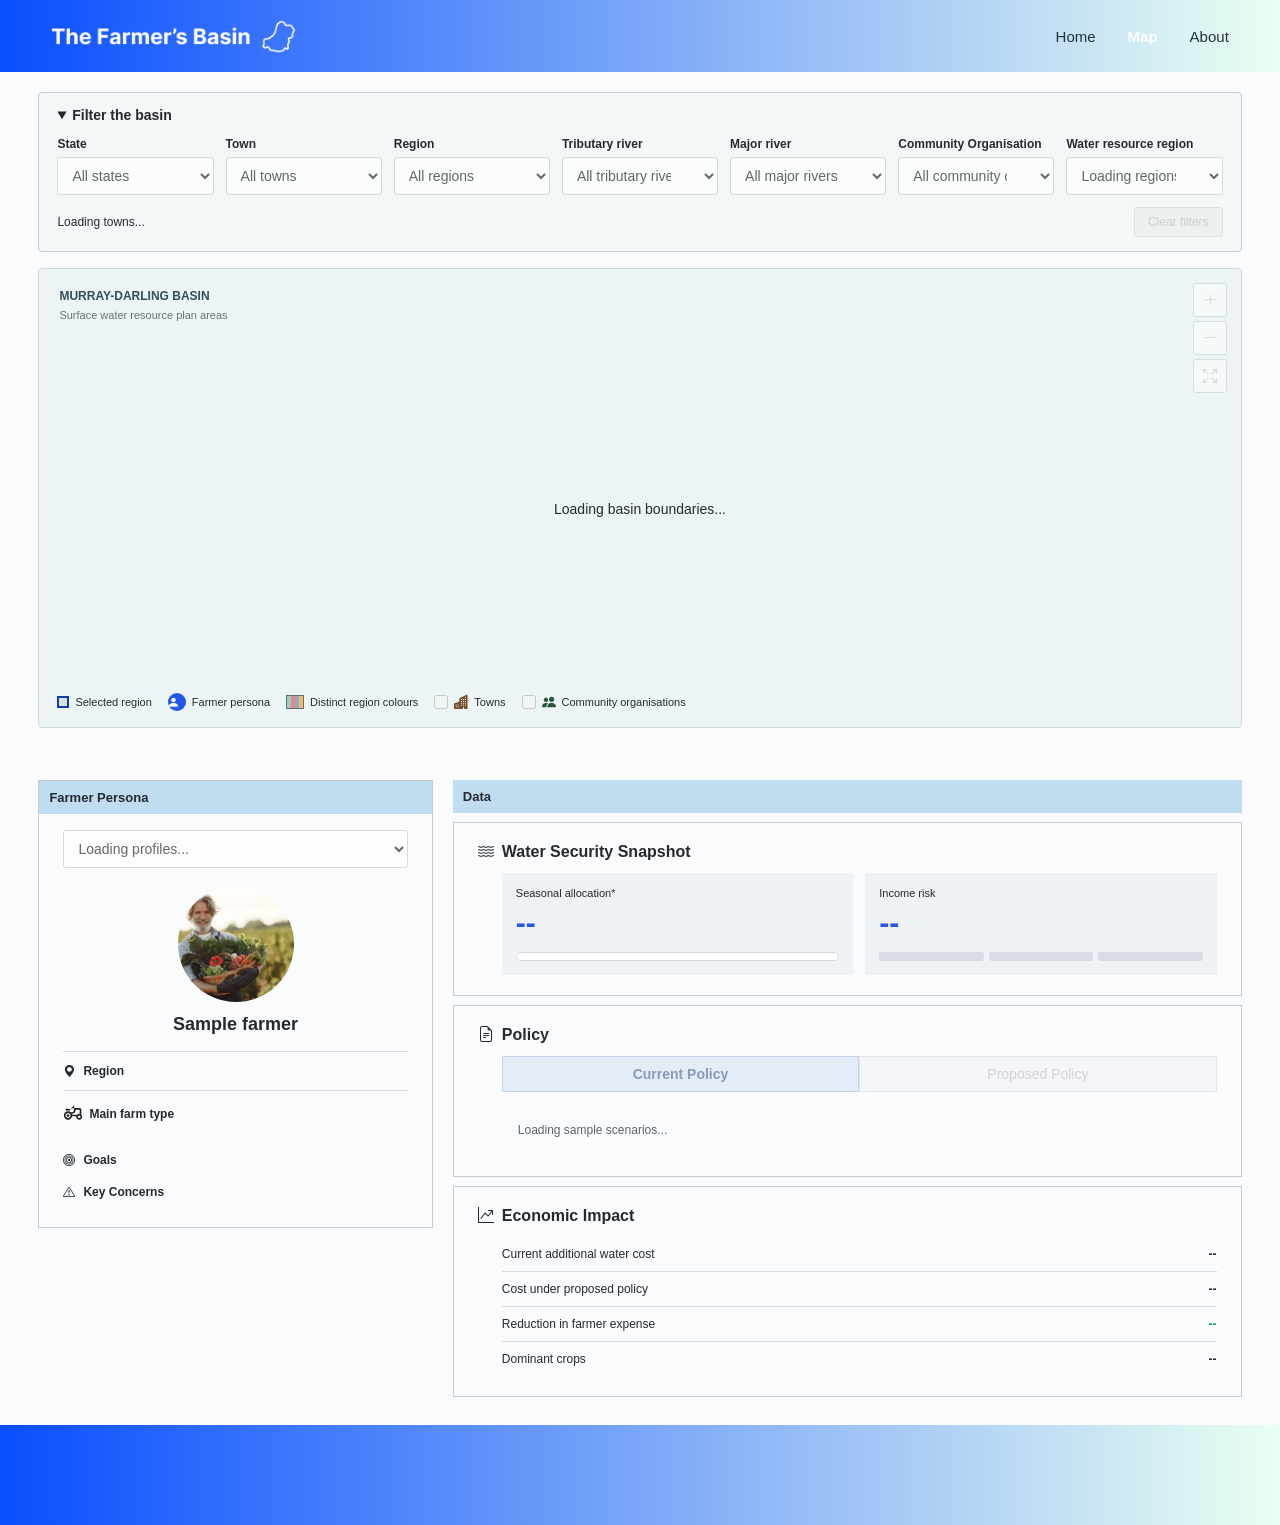
<file: Map/index.html>
<!doctype html>
<html lang="en">
  <head>
    <meta charset="utf-8" />
    <meta name="viewport" content="width=device-width, initial-scale=1" />
    <meta http-equiv="refresh" content="0;url=../map.html" />
    <title>The Farmer's Basin</title>
  </head>
  <body>
    <p><a href="../map.html">Open the Murray-Darling Basin map</a></p>
  </body>
</html>
</file>
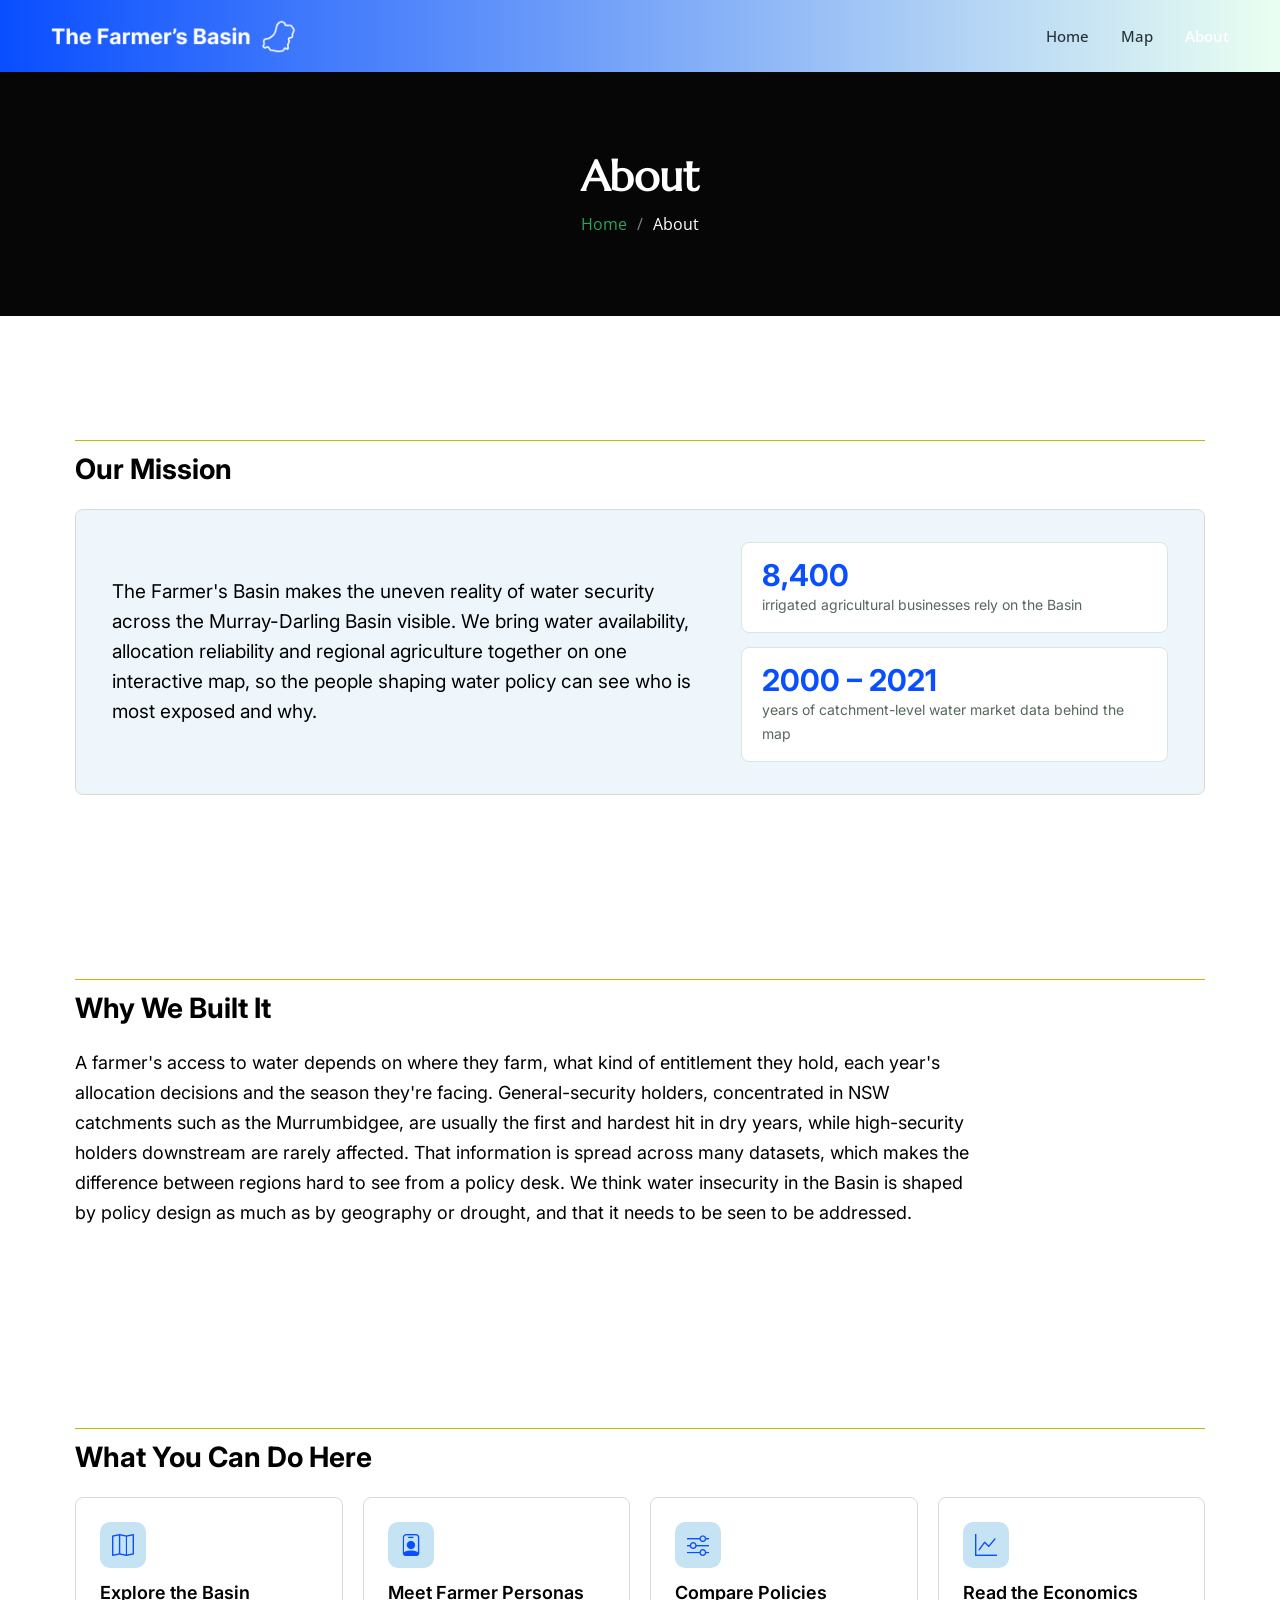
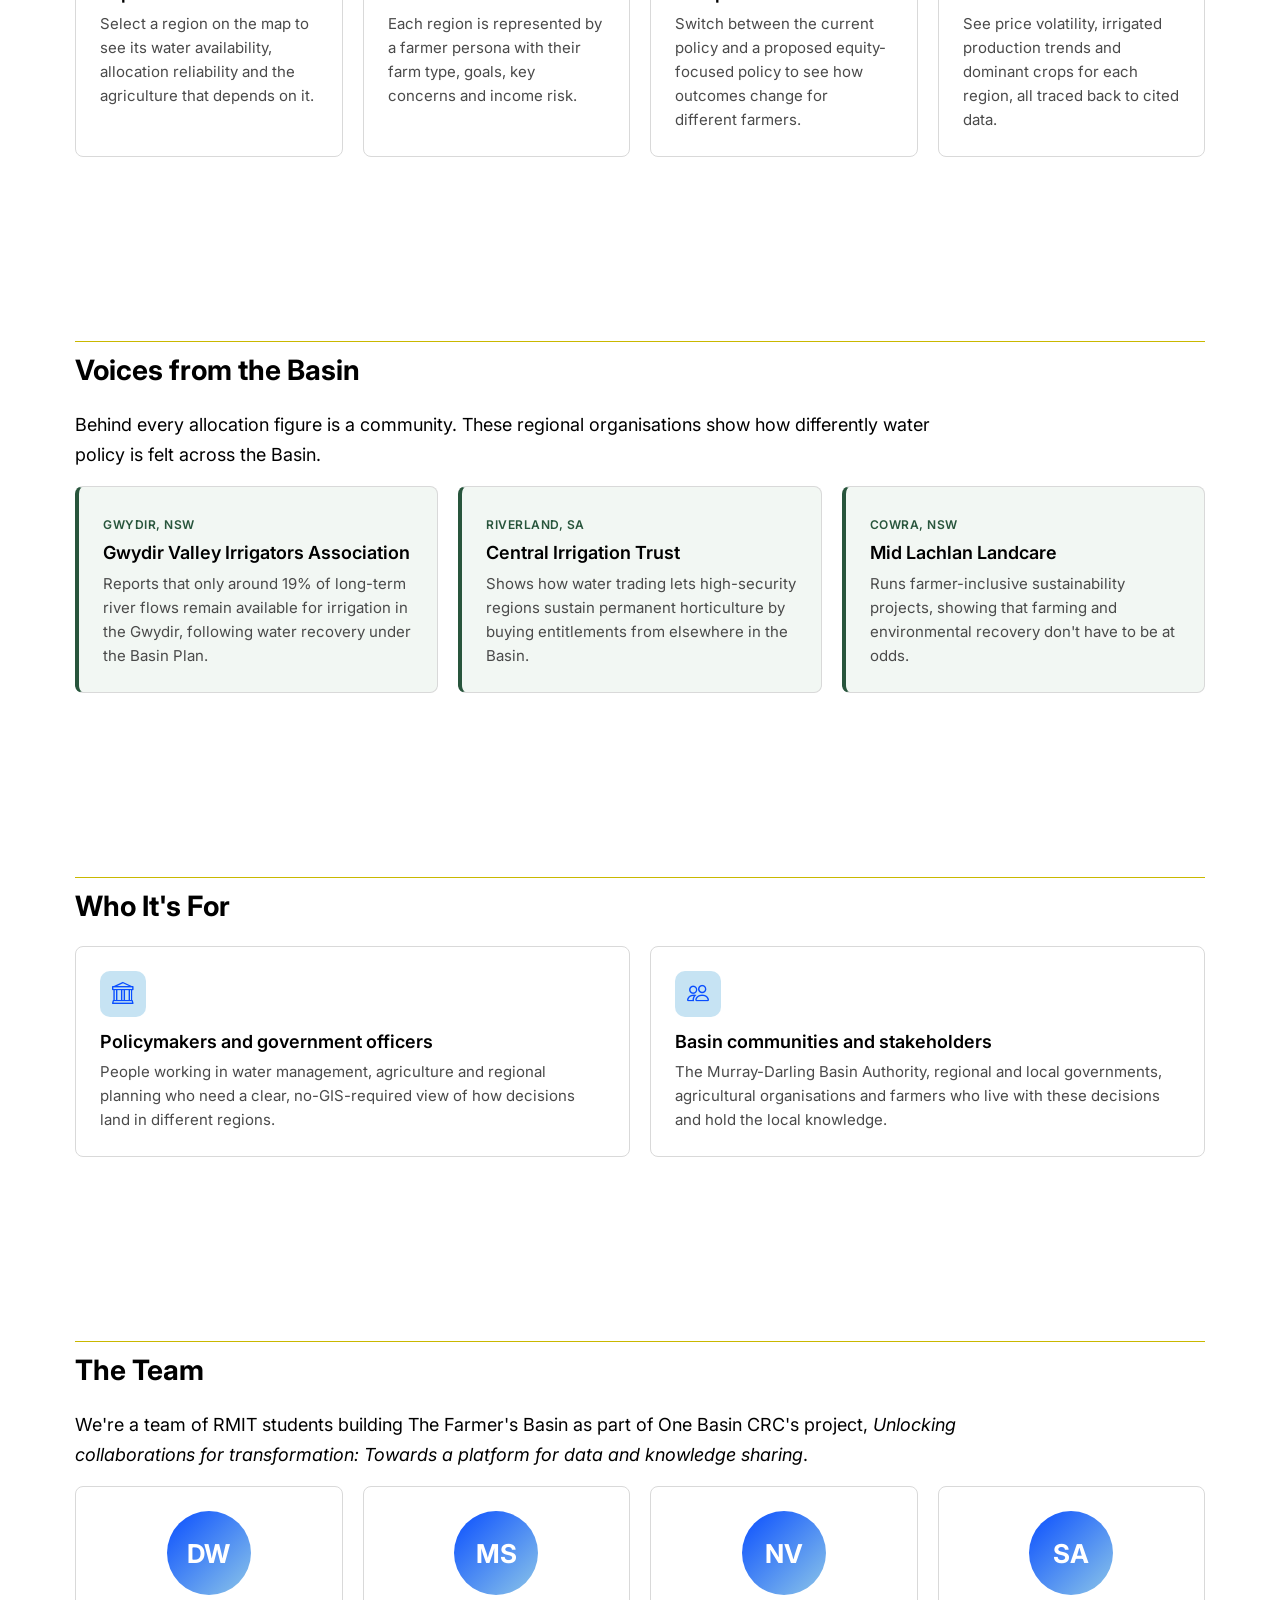
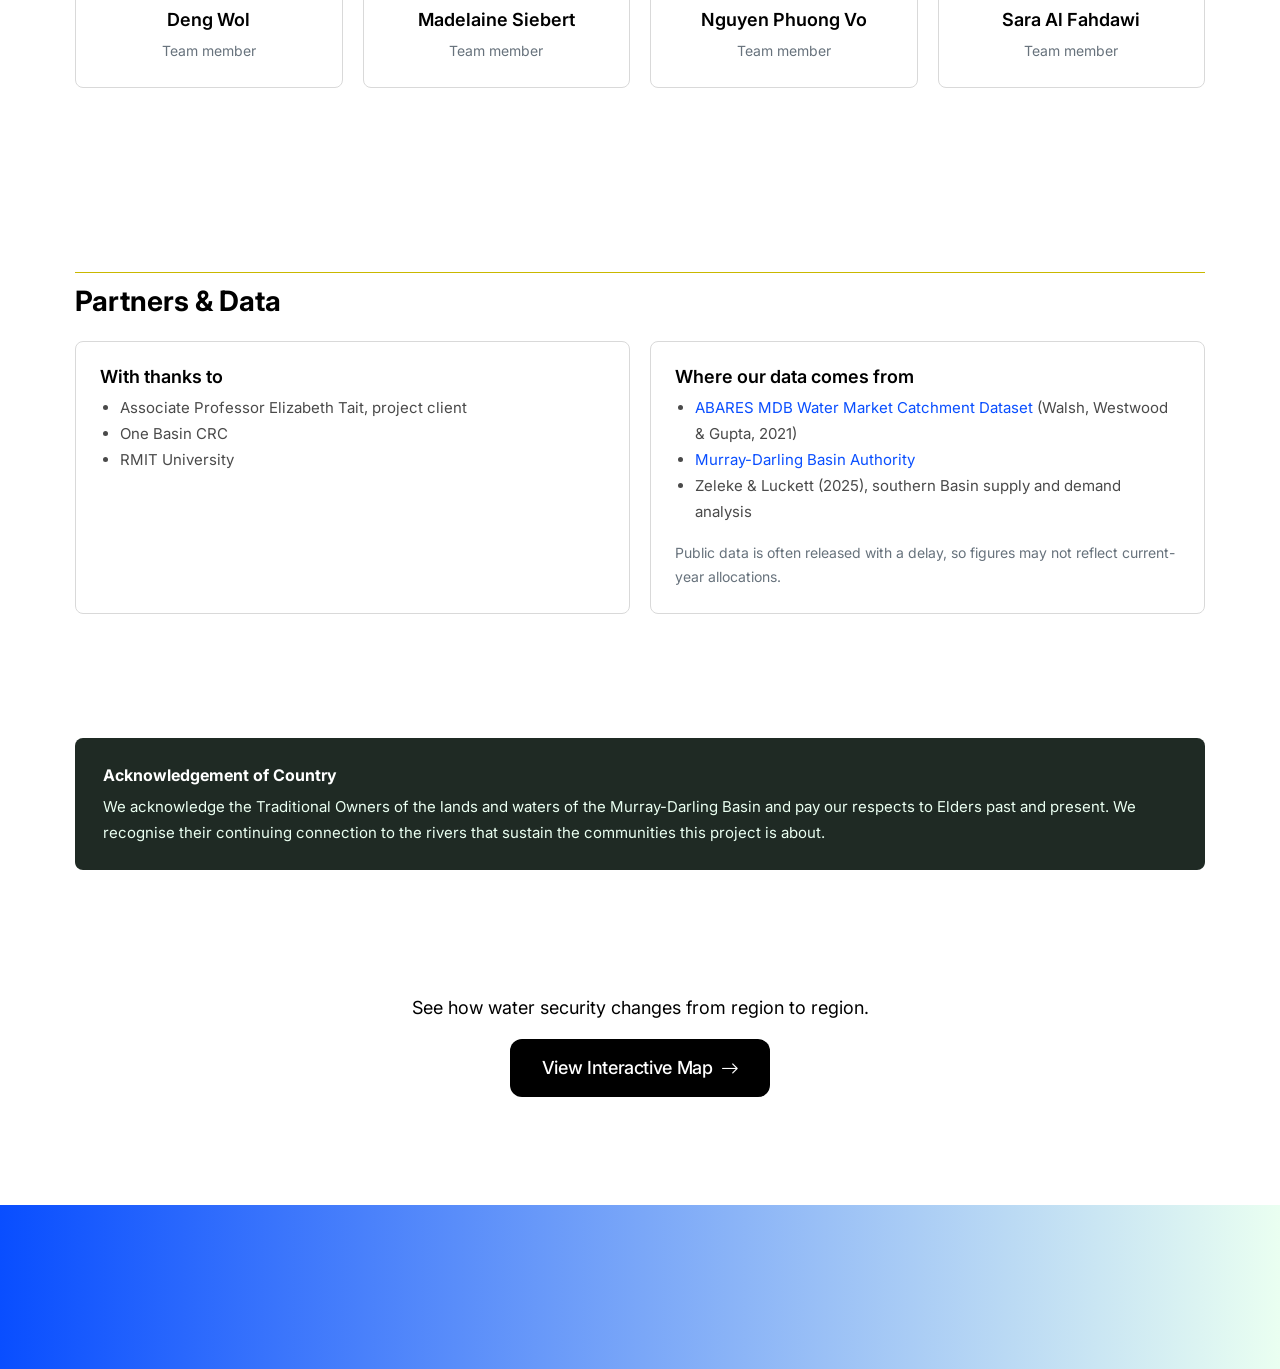
<file: about.html>
<!DOCTYPE html>
<html lang="en">

<head>
  <meta charset="utf-8">
  <meta content="width=device-width, initial-scale=1.0" name="viewport">
  <title>About - The Farmer's Basin</title>
  <meta name="description" content="About The Farmer's Basin: an interactive map showing how water security differs for farmers across the Murray-Darling Basin.">
  <meta name="keywords" content="Murray-Darling Basin, water security, farmers, policy, One Basin CRC">

  <!-- Favicons -->
  <link href="assets/img/favicon.png" rel="icon">
  <link href="assets/img/apple-touch-icon.png" rel="apple-touch-icon">

  <!-- Fonts -->
  <link href="https://fonts.googleapis.com" rel="preconnect">
  <link href="https://fonts.gstatic.com" rel="preconnect" crossorigin>
  <link href="https://fonts.googleapis.com/css2?family=Inter:wght@400;500;600;700&family=Open+Sans:ital,wght@0,300;0,400;0,500;0,600;0,700;0,800;1,300;1,400;1,500;1,600;1,700;1,800&family=Marcellus:wght@400&display=swap" rel="stylesheet">

  <!-- Vendor CSS Files -->
  <link href="assets/vendor/bootstrap/css/bootstrap.min.css" rel="stylesheet">
  <link href="assets/vendor/bootstrap-icons/bootstrap-icons.css" rel="stylesheet">
  <link href="assets/vendor/aos/aos.css" rel="stylesheet">
  <link href="assets/vendor/swiper/swiper-bundle.min.css" rel="stylesheet">
  <link href="assets/vendor/glightbox/css/glightbox.min.css" rel="stylesheet">

  <!-- Main CSS File -->
  <link href="assets/css/main.css" rel="stylesheet">

  <!-- About page styles (can be moved into main.css) -->
  <style>
    .about-wrap {
      max-width: 1290px;
      margin: 0 auto;
      padding: 0 75px;
      font-family: "Inter", "Segoe UI", sans-serif;
      color: #2f2f2f;
    }

    .about-block {
      margin-top: 64px;
    }

    .about-block h2 {
      margin: 0 0 22px;
      padding-top: 10px;
      border-top: 1px solid #C9B800;
      font-family: "Inter", sans-serif;
      font-size: 28px;
      line-height: 36px;
      font-weight: 700;
      color: #000000;
    }

    .about-lead {
      font-size: 18px;
      line-height: 30px;
      max-width: 900px;
    }

    /* Mission card */
    .mission-card {
      background: linear-gradient(0deg, rgba(195, 224, 243, 0.29), rgba(195, 224, 243, 0.29)), #ffffff;
      border: 1px solid #d9d9d9;
      border-radius: 8px;
      padding: 32px 36px;
      display: grid;
      grid-template-columns: minmax(0, 1.4fr) minmax(0, 1fr);
      gap: 32px;
      align-items: center;
    }

    .mission-card p {
      font-size: 19px;
      line-height: 30px;
      margin: 0;
    }

    .mission-stats {
      display: grid;
      gap: 14px;
    }

    .mission-stat {
      background: #ffffff;
      border: 1px solid #d9e7dd;
      border-radius: 8px;
      padding: 16px 20px;
    }

    .mission-stat strong {
      display: block;
      font-size: 30px;
      color: #094EFF;
      line-height: 1.1;
    }

    .mission-stat span {
      font-size: 14px;
      color: #56675c;
    }

    /* Feature cards */
    .about-grid {
      display: grid;
      grid-template-columns: repeat(auto-fit, minmax(240px, 1fr));
      gap: 20px;
    }

    .about-card {
      background: #ffffff;
      border: 1px solid #d9d9d9;
      border-radius: 8px;
      padding: 24px;
      height: 100%;
    }

    .about-card .about-icon {
      width: 46px;
      height: 46px;
      border-radius: 10px;
      display: grid;
      place-items: center;
      background: #C6E3F3;
      color: #094EFF;
      font-size: 22px;
      margin-bottom: 14px;
    }

    .about-card h3 {
      font-family: "Inter", sans-serif;
      font-size: 18px;
      font-weight: 600;
      color: #000000;
      margin-bottom: 8px;
    }

    .about-card p {
      font-size: 15px;
      line-height: 24px;
      margin: 0;
      color: #4a4a4a;
    }

    /* Regional voices */
    .voice-card {
      border-left: 4px solid #28553c;
      background: #f2f7f3;
    }

    .voice-card .voice-region {
      display: inline-block;
      font-size: 12px;
      font-weight: 600;
      letter-spacing: 0.5px;
      text-transform: uppercase;
      color: #28553c;
      margin-bottom: 8px;
    }

    /* Team */
    .team-card {
      text-align: center;
    }

    .team-avatar {
      width: 84px;
      height: 84px;
      margin: 0 auto 14px;
      border-radius: 50%;
      display: grid;
      place-items: center;
      background: linear-gradient(135deg, #094EFF 0%, #8dc6e8 100%);
      color: #ffffff;
      font-size: 26px;
      font-weight: 700;
    }

    .team-card .team-role {
      font-size: 14px;
      color: #67727c;
    }

    /* Acknowledgements and sources */
    .about-split {
      display: grid;
      grid-template-columns: 1fr 1fr;
      gap: 20px;
    }

    .about-list {
      margin: 0;
      padding-left: 20px;
      font-size: 15px;
      line-height: 26px;
      color: #4a4a4a;
    }

    .about-list a {
      color: #094EFF;
    }

    .country-note {
      margin-top: 64px;
      padding: 24px 28px;
      border-radius: 8px;
      background: #1f2a24;
      color: #eafff1;
      font-size: 15px;
      line-height: 26px;
    }

    .country-note strong {
      display: block;
      margin-bottom: 6px;
      font-size: 16px;
      color: #ffffff;
    }

    .about-cta {
      margin-top: 64px;
      text-align: center;
    }

    .about-cta p {
      font-size: 18px;
      margin-bottom: 0;
    }

    .about-cta .impact-cta-button {
      margin-top: 18px;
    }

    @media (max-width: 900px) {
      .mission-card,
      .about-split {
        grid-template-columns: 1fr;
      }
    }

    @media (max-width: 768px) {
      .about-wrap {
        padding: 0 20px;
      }

      .about-lead,
      .mission-card p {
        font-size: 17px;
        line-height: 27px;
      }
    }
  </style>
</head>

<!-- Body class changed from "testimonials-page": main.css hides every img/svg on that class, which was hiding the logo -->
<body class="about-team-page">

  <header class="home-header">
    <div class="home-header-inner">

      <a href="home.html" class="home-brand" aria-label="Go to homepage">
        <img src="assets/img/logo-farmers.png" alt="The Farmer's Basin logo">
      </a>

      <nav class="home-nav" aria-label="Main navigation">
        <a href="home.html">Home</a>
        <a href="map.html">Map</a>
        <a href="about.html" class="active" aria-current="page">About</a>
      </nav>

    </div>
  </header>

  <main class="main">

    <!-- Page Title -->
    <div class="page-title dark-background" data-aos="fade">
      <div class="container position-relative">
        <h1>About</h1>
        <nav class="breadcrumbs">
          <ol>
            <li><a href="home.html">Home</a></li>
            <li class="current">About</li>
          </ol>
        </nav>
      </div>
    </div><!-- End Page Title -->

    <div class="about-wrap">

      <!-- Mission -->
      <section class="about-block" data-aos="fade-up" aria-labelledby="mission-heading">
        <h2 id="mission-heading">Our Mission</h2>
        <div class="mission-card">
          <p>
            The Farmer's Basin makes the uneven reality of water security across the Murray-Darling Basin
            visible. We bring water availability, allocation reliability and regional agriculture together on
            one interactive map, so the people shaping water policy can see who is most exposed and why.
          </p>
          <div class="mission-stats">
            <div class="mission-stat">
              <strong>8,400</strong>
              <span>irrigated agricultural businesses rely on the Basin</span>
            </div>
            <div class="mission-stat">
              <strong>2000 &ndash; 2021</strong>
              <span>years of catchment-level water market data behind the map</span>
            </div>
          </div>
        </div>
      </section>

      <!-- The problem -->
      <section class="about-block" data-aos="fade-up" aria-labelledby="problem-heading">
        <h2 id="problem-heading">Why We Built It</h2>
        <p class="about-lead">
          A farmer's access to water depends on where they farm, what kind of entitlement they hold, each
          year's allocation decisions and the season they're facing. General-security holders, concentrated in
          NSW catchments such as the Murrumbidgee, are usually the first and hardest hit in dry years, while
          high-security holders downstream are rarely affected. That information is spread across many
          datasets, which makes the difference between regions hard to see from a policy desk. We think water
          insecurity in the Basin is shaped by policy design as much as by geography or drought, and that it
          needs to be seen to be addressed.
        </p>
      </section>

      <!-- What the platform does -->
      <section class="about-block" data-aos="fade-up" aria-labelledby="features-heading">
        <h2 id="features-heading">What You Can Do Here</h2>
        <div class="about-grid">
          <div class="about-card">
            <div class="about-icon"><i class="bi bi-map" aria-hidden="true"></i></div>
            <h3>Explore the Basin</h3>
            <p>Select a region on the map to see its water availability, allocation reliability and the agriculture that depends on it.</p>
          </div>
          <div class="about-card">
            <div class="about-icon"><i class="bi bi-person-badge" aria-hidden="true"></i></div>
            <h3>Meet Farmer Personas</h3>
            <p>Each region is represented by a farmer persona with their farm type, goals, key concerns and income risk.</p>
          </div>
          <div class="about-card">
            <div class="about-icon"><i class="bi bi-sliders" aria-hidden="true"></i></div>
            <h3>Compare Policies</h3>
            <p>Switch between the current policy and a proposed equity-focused policy to see how outcomes change for different farmers.</p>
          </div>
          <div class="about-card">
            <div class="about-icon"><i class="bi bi-graph-up" aria-hidden="true"></i></div>
            <h3>Read the Economics</h3>
            <p>See price volatility, irrigated production trends and dominant crops for each region, all traced back to cited data.</p>
          </div>
        </div>
      </section>

      <!-- Regional voices -->
      <section class="about-block" data-aos="fade-up" aria-labelledby="voices-heading">
        <h2 id="voices-heading">Voices from the Basin</h2>
        <p class="about-lead">
          Behind every allocation figure is a community. These regional organisations show how differently
          water policy is felt across the Basin.
        </p>
        <div class="about-grid">
          <div class="about-card voice-card">
            <span class="voice-region">Gwydir, NSW</span>
            <h3>Gwydir Valley Irrigators Association</h3>
            <p>Reports that only around 19% of long-term river flows remain available for irrigation in the Gwydir, following water recovery under the Basin Plan.</p>
          </div>
          <div class="about-card voice-card">
            <span class="voice-region">Riverland, SA</span>
            <h3>Central Irrigation Trust</h3>
            <p>Shows how water trading lets high-security regions sustain permanent horticulture by buying entitlements from elsewhere in the Basin.</p>
          </div>
          <div class="about-card voice-card">
            <span class="voice-region">Cowra, NSW</span>
            <h3>Mid Lachlan Landcare</h3>
            <p>Runs farmer-inclusive sustainability projects, showing that farming and environmental recovery don't have to be at odds.</p>
          </div>
        </div>
      </section>

      <!-- Who it's for -->
      <section class="about-block" data-aos="fade-up" aria-labelledby="audience-heading">
        <h2 id="audience-heading">Who It's For</h2>
        <div class="about-split">
          <div class="about-card">
            <div class="about-icon"><i class="bi bi-bank" aria-hidden="true"></i></div>
            <h3>Policymakers and government officers</h3>
            <p>People working in water management, agriculture and regional planning who need a clear, no-GIS-required view of how decisions land in different regions.</p>
          </div>
          <div class="about-card">
            <div class="about-icon"><i class="bi bi-people" aria-hidden="true"></i></div>
            <h3>Basin communities and stakeholders</h3>
            <p>The Murray-Darling Basin Authority, regional and local governments, agricultural organisations and farmers who live with these decisions and hold the local knowledge.</p>
          </div>
        </div>
      </section>

      <!-- Team -->
      <section class="about-block" data-aos="fade-up" aria-labelledby="team-heading">
        <h2 id="team-heading">The Team</h2>
        <p class="about-lead">
          We're a team of RMIT students building The Farmer's Basin as part of One Basin CRC's project,
          <em>Unlocking collaborations for transformation: Towards a platform for data and knowledge sharing</em>.
        </p>
        <!-- Update each team-role with the person's actual role -->
        <div class="about-grid">
          <div class="about-card team-card">
            <div class="team-avatar" aria-hidden="true">DW</div>
            <h3>Deng Wol</h3>
            <p class="team-role">Team member</p>
          </div>
          <div class="about-card team-card">
            <div class="team-avatar" aria-hidden="true">MS</div>
            <h3>Madelaine Siebert</h3>
            <p class="team-role">Team member</p>
          </div>
          <div class="about-card team-card">
            <div class="team-avatar" aria-hidden="true">NV</div>
            <h3>Nguyen Phuong Vo</h3>
            <p class="team-role">Team member</p>
          </div>
          <div class="about-card team-card">
            <div class="team-avatar" aria-hidden="true">SA</div>
            <h3>Sara Al Fahdawi</h3>
            <p class="team-role">Team member</p>
          </div>
        </div>
      </section>

      <!-- Partners and data -->
      <section class="about-block" data-aos="fade-up" aria-labelledby="sources-heading">
        <h2 id="sources-heading">Partners &amp; Data</h2>
        <div class="about-split">
          <div class="about-card">
            <h3>With thanks to</h3>
            <ul class="about-list">
              <li>Associate Professor Elizabeth Tait, project client</li>
              <li>One Basin CRC</li>
              <li>RMIT University</li>
            </ul>
          </div>
          <div class="about-card">
            <h3>Where our data comes from</h3>
            <ul class="about-list">
              <li><a href="https://www.agriculture.gov.au/abares/research-topics/water/mdb-water-market-dataset" target="_blank" rel="noopener">ABARES MDB Water Market Catchment Dataset</a> (Walsh, Westwood &amp; Gupta, 2021)</li>
              <li><a href="https://www.mdba.gov.au/basin/why-murray-darling-basin-matters/our-reliance-basin-water" target="_blank" rel="noopener">Murray-Darling Basin Authority</a></li>
              <li>Zeleke &amp; Luckett (2025), southern Basin supply and demand analysis</li>
            </ul>
            <p class="mt-3 mb-0" style="font-size:14px;color:#67727c;">
              Public data is often released with a delay, so figures may not reflect current-year allocations.
            </p>
          </div>
        </div>
      </section>

      <!-- Acknowledgement of Country -->
      <aside class="country-note" data-aos="fade-up">
        <strong>Acknowledgement of Country</strong>
        We acknowledge the Traditional Owners of the lands and waters of the Murray-Darling Basin and pay our
        respects to Elders past and present. We recognise their continuing connection to the rivers that
        sustain the communities this project is about.
      </aside>

      <!-- CTA -->
      <section class="about-cta" data-aos="fade-up">
        <p>See how water security changes from region to region.</p>
        <a href="map.html" class="impact-cta-button">
          <span>View Interactive Map</span>
          <i class="bi bi-arrow-right" aria-hidden="true" style="margin:0;"></i>
        </a>
      </section>

    </div>
  </main>

  <footer class="site-footer">
    <div class="site-footer-inner"></div>
  </footer>

  <!-- Scroll Top -->
  <a href="#" id="scroll-top" class="scroll-top d-flex align-items-center justify-content-center"><i class="bi bi-arrow-up-short"></i></a>

  <!-- Preloader -->
  <div id="preloader"></div>

  <!-- Vendor JS Files -->
  <script src="assets/vendor/bootstrap/js/bootstrap.bundle.min.js"></script>
  <script src="assets/vendor/aos/aos.js"></script>
  <script src="assets/vendor/swiper/swiper-bundle.min.js"></script>
  <script src="assets/vendor/glightbox/js/glightbox.min.js"></script>

  <!-- Main JS File -->
  <script src="assets/js/main.js"></script>

</body>

</html>
</file>
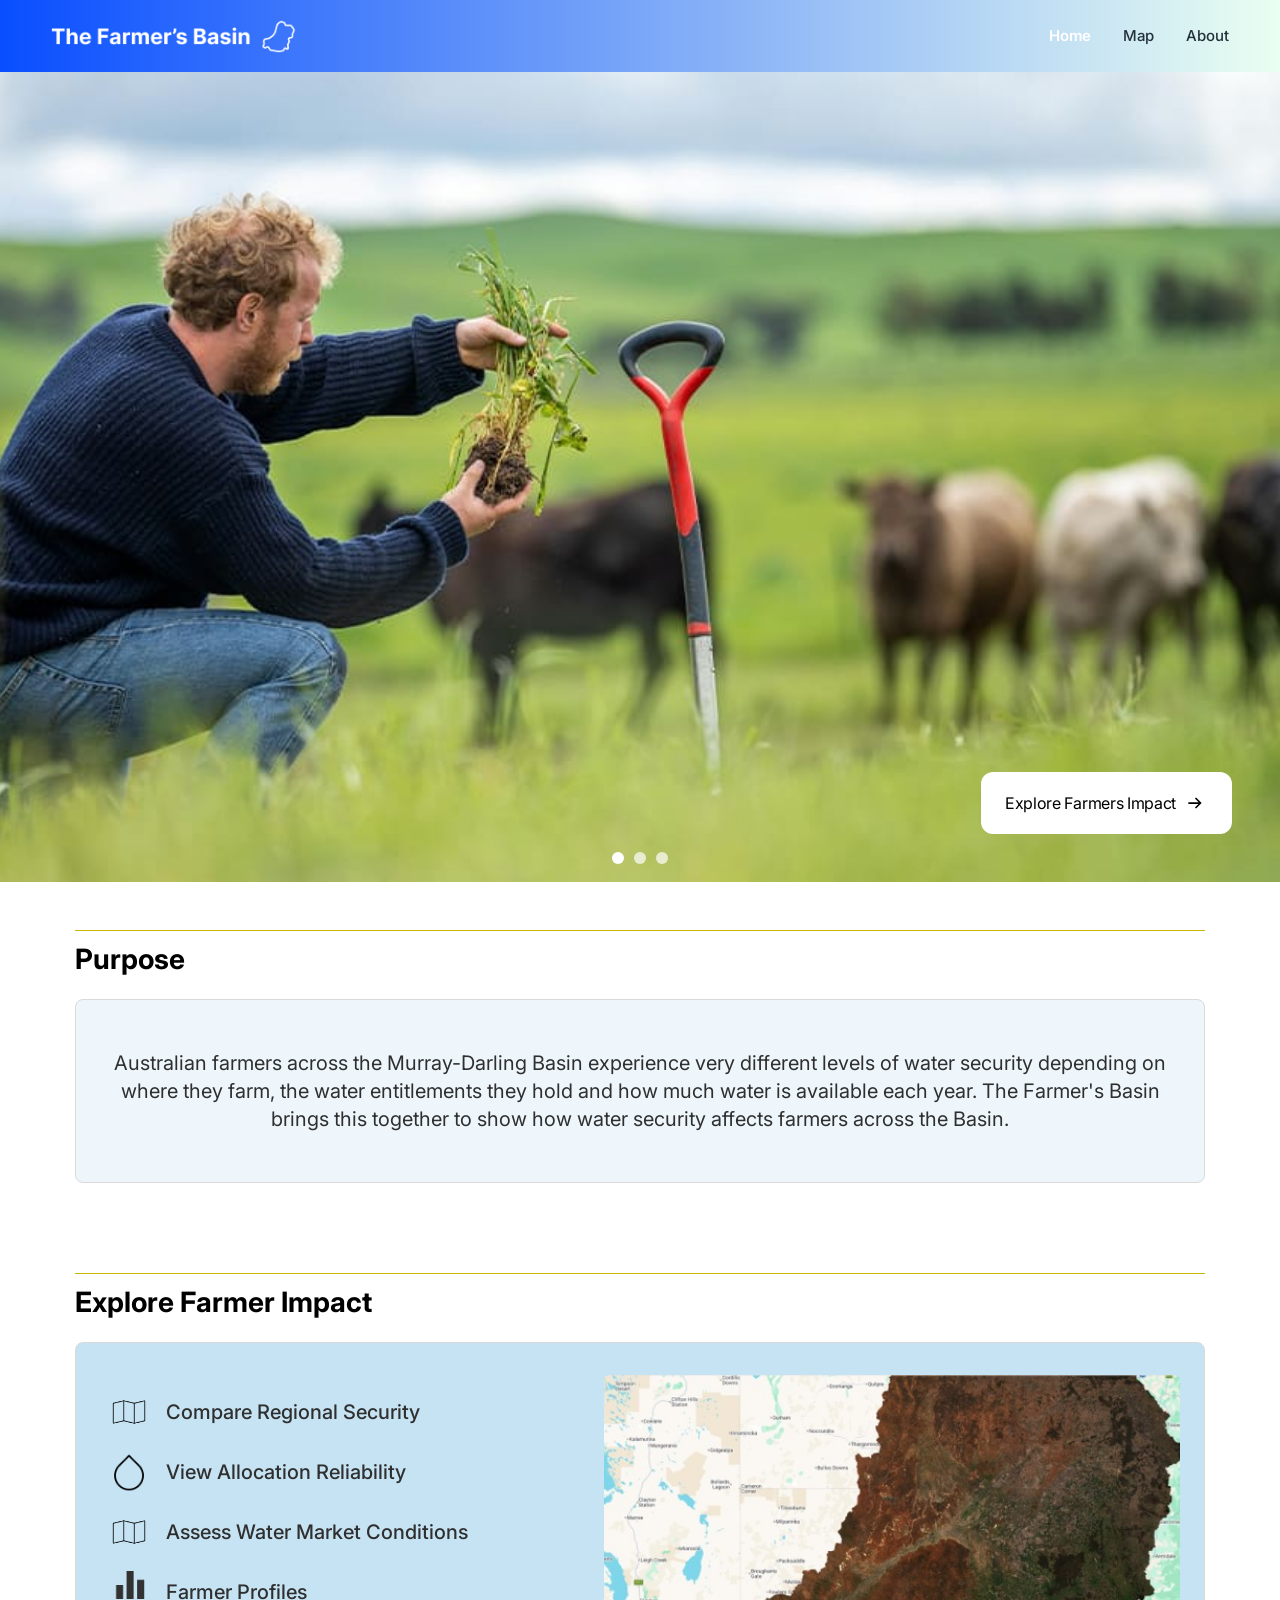
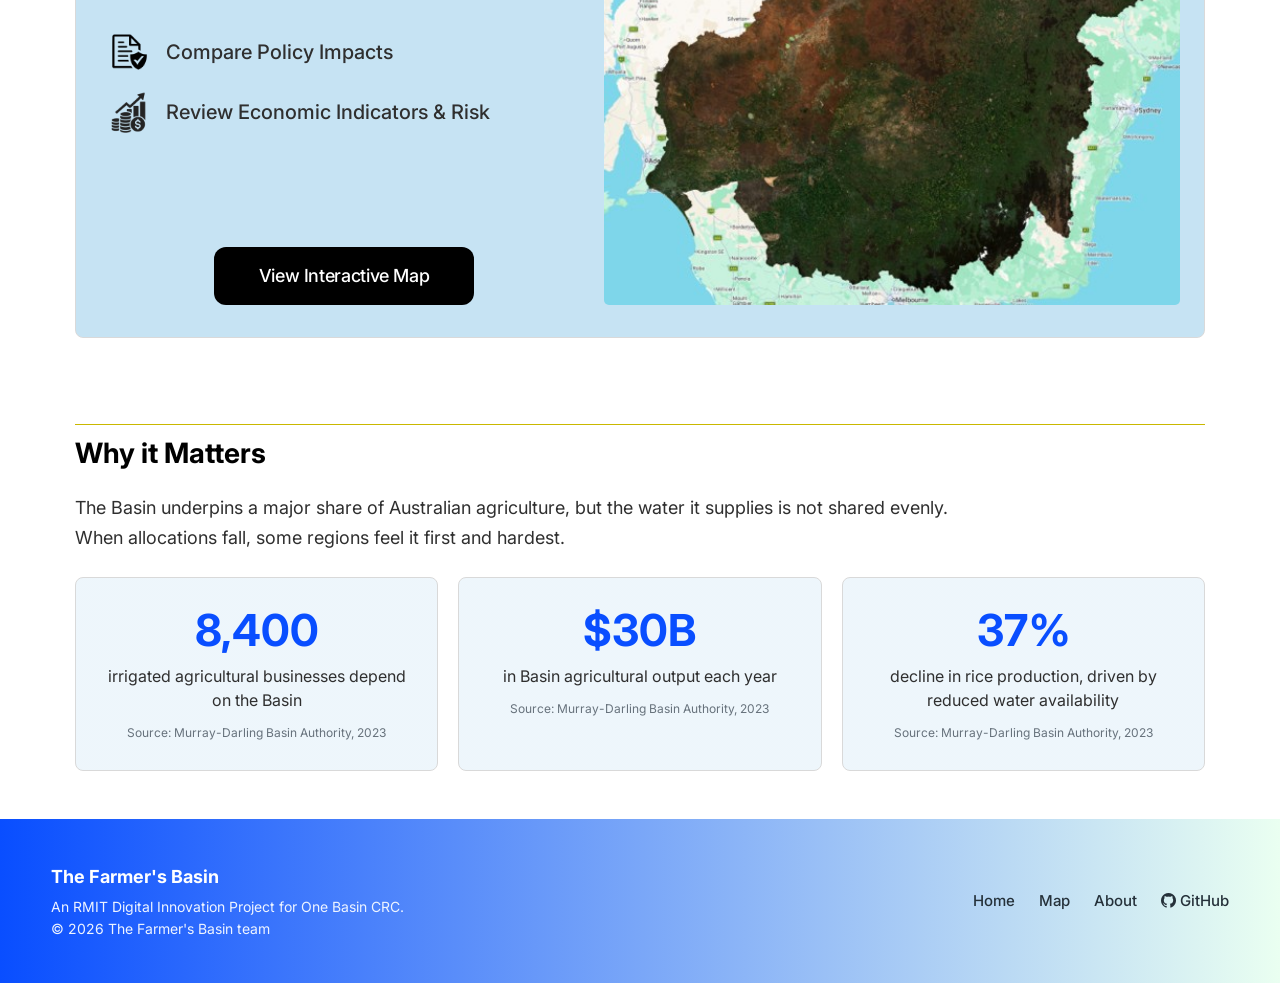
<file: home.html>
<!DOCTYPE html>
<html lang="en">

<head>
  <meta charset="utf-8">
  <meta content="width=device-width, initial-scale=1.0" name="viewport">
  <title>Home - The Farmer's Basin</title>
  <meta name="description" content="The Farmer's Basin: an interactive map showing how water security differs for farmers across the Murray-Darling Basin.">
  <meta name="keywords" content="Murray-Darling Basin, water security, farmers, policy, One Basin CRC">

  <link href="assets/img/favicon.png" rel="icon">
  <link href="assets/img/apple-touch-icon.png" rel="apple-touch-icon">
  <link href="https://fonts.googleapis.com" rel="preconnect">
  <link href="https://fonts.gstatic.com" rel="preconnect" crossorigin>
  <!-- Inter added: main.css uses it for every home section but it was never loaded -->
  <link href="https://fonts.googleapis.com/css2?family=Inter:wght@400;500;600;700&family=Open+Sans:ital,wght@0,300;0,400;0,500;0,600;0,700;0,800;1,300;1,400;1,500;1,600;1,700;1,800&family=Marcellus:wght@400&display=swap" rel="stylesheet">
  <link href="assets/vendor/bootstrap/css/bootstrap.min.css" rel="stylesheet">
  <link href="assets/vendor/bootstrap-icons/bootstrap-icons.css" rel="stylesheet">
  <link href="assets/vendor/aos/aos.css" rel="stylesheet">
  <link href="assets/vendor/swiper/swiper-bundle.min.css" rel="stylesheet">
  <link href="assets/vendor/glightbox/css/glightbox.min.css" rel="stylesheet">
  <link href="assets/css/main.css" rel="stylesheet">

  <!-- Home page styles (can be moved into main.css) -->
  <style>
    /* Why it Matters */
    .matters-intro {
      max-width: 900px;
      margin: 0 0 24px;
      font-family: "Inter", sans-serif;
      font-size: 18px;
      line-height: 30px;
      color: #2f2f2f;
    }

    .matters-grid {
      display: grid;
      grid-template-columns: repeat(3, minmax(0, 1fr));
      gap: 20px;
    }

    .matters-stat {
      background: linear-gradient(0deg, rgba(195, 224, 243, 0.29), rgba(195, 224, 243, 0.29)), #ffffff;
      border: 1px solid #d9d9d9;
      border-radius: 8px;
      padding: 28px 24px;
      text-align: center;
      font-family: "Inter", sans-serif;
    }

    .matters-stat strong {
      display: block;
      font-size: 44px;
      line-height: 1.1;
      font-weight: 700;
      color: #094EFF;
      margin-bottom: 10px;
    }

    .matters-stat span {
      display: block;
      font-size: 16px;
      line-height: 24px;
      color: #2f2f2f;
    }

    .matters-stat small {
      display: block;
      margin-top: 12px;
      font-size: 12px;
      color: #67727c;
    }

    /* Footer (same as about.html) */
    .about-footer {
      display: flex;
      justify-content: space-between;
      align-items: center;
      gap: 24px;
      flex-wrap: wrap;
      padding: 36px 4% !important;
      font-family: "Inter", sans-serif;
    }

    .about-footer-brand {
      color: #ffffff;
      max-width: 420px;
    }

    .about-footer-brand strong {
      display: block;
      font-size: 18px;
      margin-bottom: 6px;
    }

    .about-footer-brand p {
      margin: 0;
      font-size: 14px;
      line-height: 22px;
      color: #eef4ff;
    }

    .about-footer-nav {
      display: flex;
      flex-wrap: wrap;
      gap: 24px;
    }

    .about-footer-nav a {
      color: #25313a;
      font-size: 15px;
      font-weight: 500;
    }

    .about-footer-nav a:hover,
    .about-footer-nav a:focus-visible {
      color: #094EFF;
      text-decoration: underline;
    }

    .about-footer-nav i {
      margin-right: 4px;
    }

    @media (max-width: 900px) {
      .matters-grid {
        grid-template-columns: 1fr;
      }
    }

    @media (max-width: 768px) {
      .matters-intro {
        font-size: 17px;
        line-height: 27px;
      }

      .about-footer {
        flex-direction: column;
        align-items: flex-start;
      }

      .about-footer-nav a {
        color: #ffffff;
      }
    }
  </style>
</head>

<body class="home-wireframe-page">
  <header class="home-header">
    <div class="home-header-inner">
      <a href="home.html" class="home-brand" aria-label="Go to homepage">
        <img src="assets/img/logo-farmers.png" alt="The Farmer's Basin logo">
      </a>

      <nav class="home-nav" aria-label="Main navigation">
        <a href="home.html" class="active" aria-current="page">Home</a>
        <a href="map.html">Map</a>
        <a href="about.html">About</a>
      </nav>
    </div>
  </header>

  <main class="home-main">
    <section class="home-hero carousel slide" id="homeCarousel" data-bs-ride="carousel" data-bs-interval="3500">
      <div class="carousel-inner">
        <div class="carousel-item active">
          <img src="assets/img/australian-farmer_ta_sy3spg.jpg" alt="Farmer in field">
        </div>
        <div class="carousel-item">
          <img src="assets/img/murray-darling-basin-carousel.jpg" alt="Murray-Darling Basin landscape">
        </div>
        <div class="carousel-item">
          <img src="assets/img/murray-darling-basin-farmer-carousel.avif" alt="Farmer in the Murray-Darling Basin">
        </div>
      </div>

      <div class="carousel-indicators" aria-label="Homepage slides">
        <button type="button" data-bs-target="#homeCarousel" data-bs-slide-to="0" class="active" aria-current="true" aria-label="Slide 1"></button>
        <button type="button" data-bs-target="#homeCarousel" data-bs-slide-to="1" aria-label="Slide 2"></button>
        <button type="button" data-bs-target="#homeCarousel" data-bs-slide-to="2" aria-label="Slide 3"></button>
      </div>

      <!-- Check this link: the nav uses map.html, these CTAs use Map/index.html -->
      <a href="Map/index.html" class="hero-cta-button">
        <span>Explore Farmers Impact</span>
        <svg viewBox="0 0 24 24" aria-hidden="true" focusable="false">
          <path d="M5 12h11.5m0 0-4.5-4.5M16.5 12l-4.5 4.5" fill="none" stroke="currentColor" stroke-width="1.75" stroke-linecap="round" stroke-linejoin="round"/>
        </svg>
      </a>
    </section>

    <section class="purpose-section">
      <h2>Purpose</h2>
      <div class="purpose-card">
        <p>
          Australian farmers across the Murray-Darling Basin experience very different levels of water security
          depending on where they farm, the water entitlements they hold and how much water is available each
          year. The Farmer's Basin brings this together to show how water security affects farmers across
          the Basin.
        </p>
      </div>
    </section>

    <section class="impact-section">
      <h2>Explore Farmer Impact</h2>

      <div class="impact-panel">
        <div class="impact-copy">
          <!-- Icons use empty alt text because the label next to each one already says what it is -->
          <ul class="impact-list">
            <li><img src="assets/img/map-symbol.png" alt=""><span>Compare Regional Security</span></li>
            <li><img src="assets/img/water drop.png" alt=""><span>View Allocation Reliability</span></li>
            <li><img src="assets/img/map-symbol.png" alt=""><span>Assess Water Market Conditions</span></li>
            <li><img src="assets/img/person.png" alt=""><span>Farmer Profiles</span></li>
            <li><img src="assets/img/paper.png" alt=""><span>Compare Policy Impacts</span></li>
            <li><img src="assets/img/money-increasing.png" alt=""><span>Review Economic Indicators &amp; Risk</span></li>
          </ul>

          <a href="Map/index.html" class="impact-cta-button">
            <span>View Interactive Map</span>
          </a>
        </div>

        <div class="map-frame">
          <img src="assets/img/map.jpg" alt="Map of the Murray-Darling Basin">
        </div>
      </div>
    </section>

    <section class="matters-section">
      <h2>Why it Matters</h2>
      <p class="matters-intro">
        The Basin underpins a major share of Australian agriculture, but the water it supplies is not shared
        evenly. When allocations fall, some regions feel it first and hardest.
      </p>
      <!-- Each figure needs a cited source to meet the data-accuracy requirement. Fill in the two marked TODO. -->
      <div class="matters-grid">
        <div class="matters-stat">
          <strong>8,400</strong>
          <span>irrigated agricultural businesses depend on the Basin</span>
          <small>Source: Murray-Darling Basin Authority, 2023</small>
        </div>
        <div class="matters-stat">
          <strong>$30B</strong>
          <span>in Basin agricultural output each year</span>
          <small>Source: Murray-Darling Basin Authority, 2023</small>
        </div>
        <div class="matters-stat">
          <strong>37%</strong>
          <span>decline in rice production, driven by reduced water availability</span>
          <small>Source: Murray-Darling Basin Authority, 2023</small>
        </div>
      </div>
    </section>
  </main>

  <footer class="site-footer">
    <div class="site-footer-inner about-footer">
      <div class="about-footer-brand">
        <strong>The Farmer's Basin</strong>
        <p>An RMIT Digital Innovation Project for One Basin CRC.</p>
        <p>&copy; 2026 The Farmer's Basin team</p>
      </div>
      <nav class="about-footer-nav" aria-label="Footer navigation">
        <a href="home.html">Home</a>
        <a href="map.html">Map</a>
        <a href="about.html">About</a>
        <a href="https://github.com/sa7aa/Murray-Darling-Basin-Map" target="_blank" rel="noopener"><i class="bi bi-github" aria-hidden="true"></i>GitHub</a>
      </nav>
    </div>
  </footer>

  <script src="assets/vendor/bootstrap/js/bootstrap.bundle.min.js"></script>
  <script src="assets/vendor/aos/aos.js"></script>
  <script src="assets/js/main.js"></script>
</body>

</html>
</file>
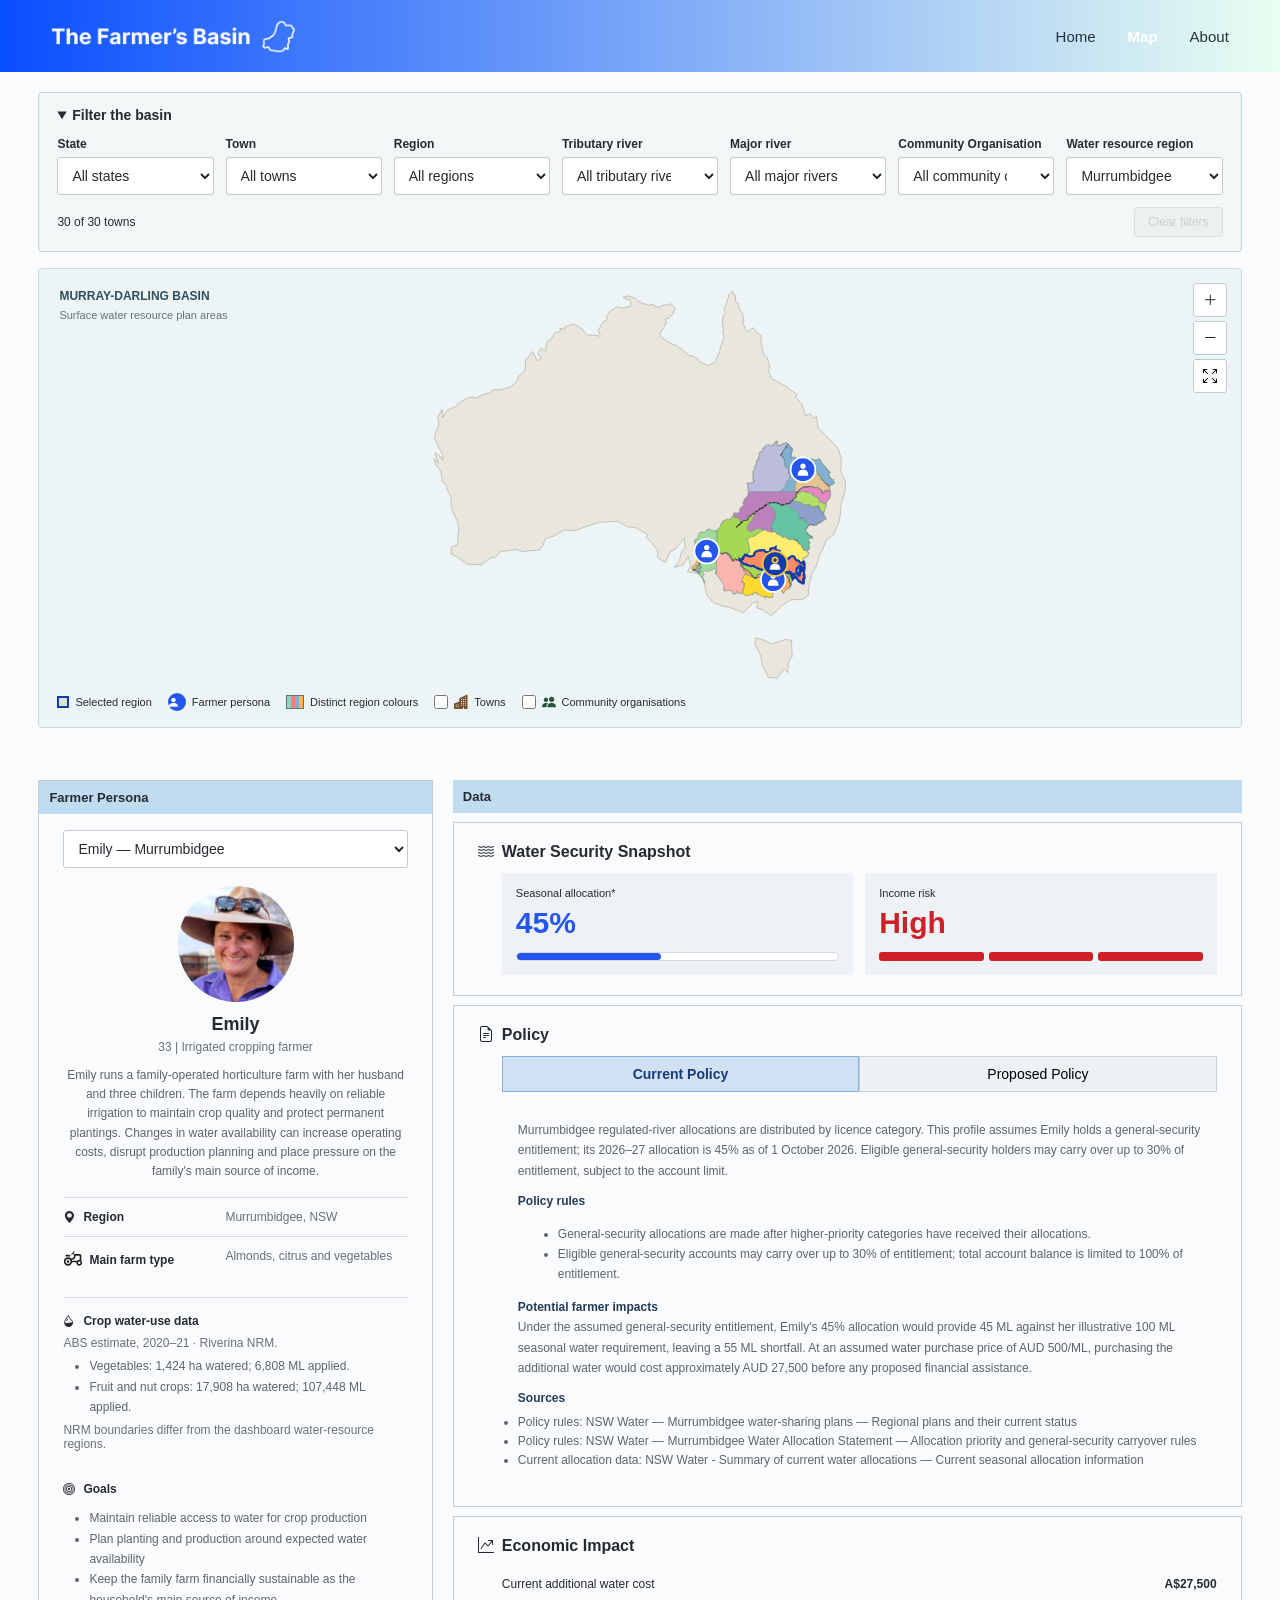
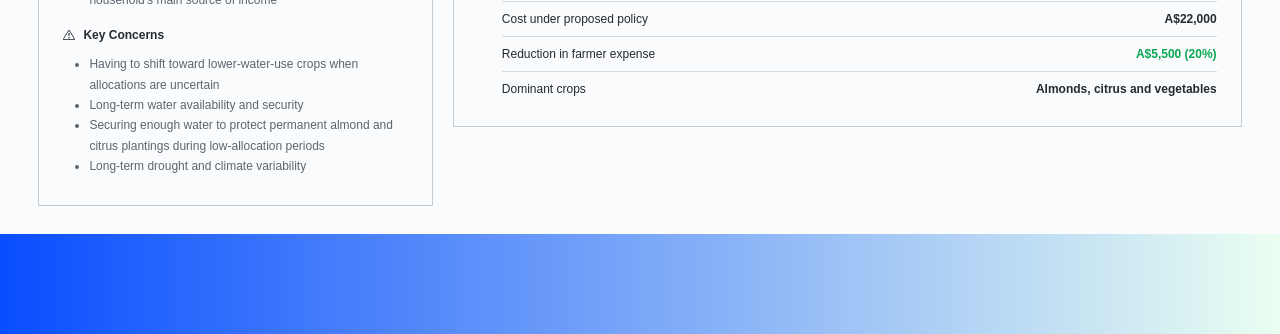
<file: map.html>
<!doctype html>
<html lang="en">
  <head>
    <meta charset="utf-8" />
    <meta name="viewport" content="width=device-width, initial-scale=1" />
    <title>The Farmer's Basin | Murray-Darling Map</title>
    <link rel="icon" href="assets/img/favicon.png" />
    <link rel="stylesheet" href="assets/vendor/bootstrap-icons/bootstrap-icons.css"/>
    <link rel="stylesheet" href="assets/css/basin.css" />
    <script defer src="assets/vendor/d3/d3.min.js"></script>
    <script defer src="Map/dashboard-data.js"></script>
    <script defer src="Map/dashboard.js"></script>
  </head>
  <body>
  <header class="home-header">
    <div class="home-header-inner">

      <a href="home.html" class="home-brand" aria-label="Go to homepage">
        <img
          src="assets/img/logo-farmers.png"
          alt="The Farmer's Basin logo"
        >
      </a>

      <nav class="home-nav" aria-label="Main navigation">
        <a href="home.html">Home</a>
        <a href="map.html" class="active" aria-current="page">Map</a>
        <a href="about.html">About</a>
      </nav>

    </div>
  </header>
    <main>
       <!-- Murray-Darling Basin Interactive Map -->
      <section class="map-section" aria-label="Basin map">
        <details class="map-filters" open>
          <summary>Filter the basin</summary>
          <div class="filter-fields">
            <div><label for="state-filter">State</label><select id="state-filter" disabled><option value="">All states</option></select></div>
            <div><label for="town-filter">Town</label><select id="town-filter" disabled><option value="">All towns</option></select></div>
            <div><label for="summary-region-filter">Region</label><select id="summary-region-filter" disabled><option value="">All regions</option></select></div>
            <div><label for="tributary-filter">Tributary river</label><select id="tributary-filter" disabled><option value="">All tributary rivers</option></select></div>
            <div><label for="major-river-filter">Major river</label><select id="major-river-filter" disabled><option value="">All major rivers</option></select></div>
            <div><label for="community-filter">Community Organisation</label><select id="community-filter" disabled><option value="">All community organisations</option></select></div>
            <div>
              <label for="region-select">Water resource region</label>
              <select id="region-select" disabled>
                <option>Loading regions...</option>
              </select>
            </div>
          </div>
          <div class="filter-results"><span id="filter-status" role="status">Loading towns...</span><button id="clear-filters" type="button" disabled>Clear filters</button></div>
        </details>
        <div class="map-surface">
          <div id="community-popup" class="community-popup" role="region" aria-label="Community organisation details" hidden>
            <div class="community-popup-toolbar"><span id="community-count"></span><button id="close-community" type="button" aria-label="Close organisation details">&times;</button></div>
            <div id="community-details" class="community-details" aria-live="polite"></div>
          </div>
          <div class="map-caption">
            <strong>MURRAY-DARLING BASIN</strong
            ><span>Surface water resource plan areas</span>
          </div>
          <!-- MDB map controls -->
          <div class="map-controls" aria-label="Map controls">
            <button
              id="zoom-in"
              type="button"
              title="Zoom in"
              aria-label="Zoom in"
              disabled
            >
              <i class="bi bi-plus-lg"></i>
            </button>
            <button
              id="zoom-out"
              type="button"
              title="Zoom out"
              aria-label="Zoom out"
              disabled
            >
              <i class="bi bi-dash-lg"></i>
            </button>
            <button
              id="reset-map"
              type="button"
              title="Fit Australia"
              aria-label="Fit Australia"
              disabled
            >
              <i class="bi bi-arrows-fullscreen"></i>
            </button>
          </div>
          <div id="map-status" role="status">Loading basin boundaries...</div>
          <svg
            id="basin-map"
            viewBox="0 0 1000 520"
            aria-label="Murray-Darling Basin regions"
          ></svg>
          <div class="map-legend">
            <span><b class="swatch selected"></b>Selected region</span
            ><span><b class="persona-key" aria-hidden="true"><i class="bi bi-person-fill"></i></b>Farmer persona</span
            ><span><b class="region-colour-key"></b>Distinct region colours</span>
            <label class="legend-checkbox" for="show-towns"><input id="show-towns" type="checkbox" disabled><i class="bi bi-buildings-fill town-legend-icon" aria-hidden="true"></i>Towns</label>
            <label class="legend-checkbox" for="show-community"><input id="show-community" type="checkbox" disabled><i class="bi bi-people-fill community-legend-icon" aria-hidden="true"></i>Community organisations</label>
          </div>
        </div>
      </section>

      <!-- Farmer profile panel -->
      <div class="details-layout">
        <aside class="farmer-column" aria-labelledby="farmer-heading">
          <h2 class="section-strip" id="farmer-heading">Farmer Persona</h2>
          <div class="farmer-content">
            <select id="farmer-select" disabled>
              <option>Loading profiles...</option>
            </select>
            <div id="farmer-profile">
              <img
                id="farmer-photo"
                src="assets/img/img_sq_1.jpg"
              />
              <h3 id="farmer-name">Sample farmer</h3>
              <p class="muted" id="farmer-role"></p>
              <p id="farmer-description"></p>
              <dl class="profile-facts">
                <div>
                  <dt><i class="bi bi-geo-alt-fill"></i>Region</dt>
                  <dd id="farmer-region"></dd>
                </div>
                <div>
                  <dt><svg xmlns="http://www.w3.org/2000/svg" class="farm-type-icon" height="24" viewBox="0 -960 960 960" width="24" fill="#1f1f1f" aria-hidden="true" focusable="false"><path d="M160-600q-17 0-28.5-11.5T120-640q0-17 11.5-28.5T160-680h120q33 0 56.5 23.5T360-600H160Zm80 360q50 0 85-35t35-85q0-50-35-85t-85-35q-50 0-85 35t-35 85q0 50 35 85t85 35Zm582.5-17.5Q840-275 840-300t-17.5-42.5Q805-360 780-360t-42.5 17.5Q720-325 720-300t17.5 42.5Q755-240 780-240t42.5-17.5ZM240-300q-25 0-42.5-17.5T180-360q0-25 17.5-42.5T240-420q25 0 42.5 17.5T300-360q0 25-17.5 42.5T240-300Zm560-139q26 5 43 13.5t37 27.5v-242q0-33-23.5-56.5T800-720H548l-42-44 56-56-28-28-142 142 30 28 56-56 42 42v92q0 33-23.5 56.5T440-520h-81q23 17 37 35t28 45h16q66 0 113-47t47-113v-40h200v201ZM641-320q6-27 14.5-43.5T682-400H436q4 23 4 40t-4 40h205Zm139 160q-58 0-99-41t-41-99q0-58 41-99t99-41q58 0 99 41t41 99q0 58-41 99t-99 41Zm-540 0q-83 0-141.5-58.5T40-360q0-83 58.5-141.5T240-560q83 0 141.5 58.5T440-360q0 83-58.5 141.5T240-160Zm393-360Z"/></svg>Main farm type</dt>
                  <dd id="farmer-crop"></dd>
                </div>
              </dl>
              <div id="farmer-crop-data" class="crop-data-reference" hidden>
                <h4><i class="bi bi-droplet-half"></i>Crop water-use data</h4>
                <p id="farmer-crop-data-scope" class="muted">ABS 2020–21 regional context.</p>
                <ul id="farmer-crop-data-list"></ul>
                <p class="muted">NRM boundaries differ from the dashboard water-resource regions.</p>
              </div>
              <h4><i class="bi bi-bullseye"></i>Goals</h4>
              <ul id="farmer-goals"></ul>
              <h4><i class="bi bi-exclamation-triangle"></i>Key Concerns</h4>
              <ul id="farmer-concerns"></ul>
            </div>
            <p id="no-profile" hidden>
              No sample farmer persona is available for this region.
            </p>
          </div>
        </aside>
        <!-- Farmer data panel -->
        <section class="data-column" aria-labelledby="data-heading">
          <h2 class="section-strip" id="data-heading">
            Data 
          </h2>
          <div class="data-panel" aria-live="polite">
            <h3><i class="bi bi-water"></i>Water Security Snapshot</h3>
            <div class="stats-grid">
              <div class="stat">
                <span>Seasonal allocation*</span
                ><strong id="allocation">--</strong
                ><progress
                  id="allocation-bar"
                  max="100"
                  value="0"
                  aria-label="Seasonal allocation percentage"
                ></progress>
              </div>
              <div class="stat">
                <span>Income risk</span><strong id="risk">--</strong>
                <div id="risk-bar" class="risk-bar" aria-hidden="true">
                  <b></b><b></b><b></b>
                </div>
              </div>
            </div>
          </div>
          <div class="data-panel">
            <h3><i class="bi bi-file-earmark-text"></i>Policy</h3>
            <div
              class="policy-switch"
              role="group"
              aria-label="Policy view"
            >
              <button
                type="button"
                data-policy="current"
                aria-pressed="true"
                disabled
              >
                Current Policy</button
              ><button
                type="button"
                data-policy="proposed"
                aria-pressed="false"
                disabled
              >
                Proposed Policy</button
              >
            </div>
            <div id="policy-summary" class="policy-summary" aria-live="polite">
              Loading sample scenarios...
            </div>
          </div>
          <div class="data-panel">
            <h3><i class="bi bi-graph-up-arrow"></i>Economic Impact</h3>
            <table class="economic-impact-table">
              <tbody>
                <tr><th scope="row">Current additional water cost</th><td id="current-water-cost">--</td></tr>
                <tr><th scope="row">Cost under proposed policy</th><td id="proposed-water-cost">--</td></tr>
                <tr><th scope="row">Reduction in farmer expense</th><td id="farmer-expense-reduction" class="economic-savings">--</td></tr>
                <tr><th scope="row">Dominant crops</th><td id="dominant-crop">--</td></tr>
              </tbody>
            </table>
          </div>
        </section>
      </div>
    </main>
    <footer>
     
    </footer>
  </body>
</html>
</file>
<file: assets/css/basin.css>
:root {
  font-family: Arial, Helvetica, sans-serif;
  color: #252a30;
  background: #fafbfc;
  font-size: 14px;
  --blue: #2456ee;
  --line: #c5cbd1;
  --muted: #67727c;
}

* {
  box-sizing: border-box;
}

body {
  margin: 0;
}

button,select {
  font: inherit;
}

button,select,a {
  touch-action: manipulation;
}

button {
  cursor: pointer;
}

button:disabled {
  cursor: default;
  opacity: 0.5;
}

a {
  color: inherit;
  text-decoration: none;
}

a:focus-visible,button:focus-visible,select:focus-visible,path:focus-visible {
  outline: 3px solid #dd9300;
  outline-offset: 3px;
}

h1,h2,h3,h4,p {
  margin-top: 0;
}

i {
  margin-right: 8px;
}

select {
  width: 100%;
  padding: 9px 30px 9px 10px;
  border: 1px solid var(--line);
  border-radius: 3px;
  background: white;
  color: #252a30;
  min-width: 0;
}

/* Main navigation bar */
.home-header {
  width: 100%;
  background: linear-gradient(90deg, #094EFF 0%, #EAFFF1 100%);
}

.home-header-inner {
  width: 100%;
  min-height: 72px;
  padding: 10px 4%;
  display: flex;
  align-items: center;
  justify-content: space-between;
  gap: 24px;
}

.home-brand {
  display: flex;
  align-items: center;
}

.home-brand img {
  display: block;
  height: 35px;
  width: auto;
}

.home-nav {
  display: flex;
  align-items: center;
  gap: 32px;
}

.home-nav a {
  color: #25313a;
  font-size: 15px;
  font-weight: 500;
  text-decoration: none;
  padding: 8px 0;
  transition: color 0.3s ease;
}

.home-nav a:hover,
.home-nav a:focus {
  color: white;
}

.home-nav a.active,
.home-nav a[aria-current="page"] {
  color: white;
  font-weight: 600;
}

.page-heading {
  padding: 18px 3%;
  margin: 0;
  background: #333;
  font-size: 15px;
  color: white;
  font-weight: 400;
}

.map-section {
  padding: 20px 3% 24px;
}

.map-toolbar {
  display: flex;
  align-items: center;
  gap: 12px;
  margin-bottom: 12px;
}

.map-filters {
  margin-bottom: 16px;
  padding: 14px 18px;
  border: 1px solid #bdd2db;
  border-radius: 4px;
  background: #f2f7f8;
}
.map-filters summary { cursor: pointer; font-weight: 700; }
.filter-fields {
  display: grid;
  grid-template-columns: repeat(auto-fit, minmax(155px, 1fr));
  gap: 12px;
  margin-top: 14px;
}
.filter-fields label { display: block; font-size: 12px; font-weight: 700; margin-bottom: 6px; }
.filter-fields select { width: 100%; min-width: 0; }
.filter-results { display: flex; flex-wrap: wrap; align-items: center; gap: 12px; justify-content: space-between; margin-top: 12px; font-size: 12px; }
.filter-results button { padding: 6px 12px; }
.community-details { align-self: start; min-width: 0; padding: 24px; background: #fff; border: 1px solid #dbe7e0; border-radius: 14px; box-shadow: 0 5px 20px #203e2c08; overflow-wrap: anywhere; font-size: 13px; color: #354a40; }
.organisation-header { display: flex; align-items: center; gap: 16px; margin-bottom: 18px; }
.organisation-identity { min-width: 0; }
.organisation-logo { position: relative; flex: 0 0 64px; width: 64px; height: 64px; display: grid; place-items: center; border-radius: 14px; background: #edf4ee; border: 1px solid #d9e7dd; color: #356349; font-size: 21px; font-weight: 700; overflow: hidden; }
.organisation-logo img { position: absolute; width: 36px; height: 36px; object-fit: contain; }
.community-details .organisation-eyebrow { margin: 0 0 7px; color: #698272; text-transform: uppercase; letter-spacing: 1.4px; font-size: 9px; font-weight: 700; }
.community-details h3 { margin: 0 0 7px; color: #203c2d; font-size: 19px; line-height: 1.3; }
.community-details .organisation-location { margin: 0; color: #6c7d73; font-size: 12px; }
.organisation-subjects { display: flex; flex-wrap: wrap; gap: 6px; margin-bottom: 16px; }
.organisation-subjects span { background: #eff5f1; color: #496953; border-radius: 20px; padding: 5px 9px; font-size: 10px; }
.organisation-description { line-height: 1.7; margin-bottom: 18px; }
.organisation-address { border-top: 1px solid #e7ede8; padding-top: 14px; margin-bottom: 18px; }
.organisation-address strong { font-size: 10px; text-transform: uppercase; letter-spacing: 1px; color: #6c7d73; }
.organisation-address p { margin: 7px 0 0; line-height: 1.6; white-space: pre-line; }
.organisation-website { display: flex; flex-wrap: wrap; align-items: center; gap: 12px; padding-top: 4px; }
.organisation-website a { padding: 10px 14px; background: #28553c; color: white; border-radius: 7px; font-size: 12px; font-weight: 700; }
.organisation-website a:hover { background: #183e29; }
.organisation-website span { font-size: 10px; color: #738479; }
#community-count { margin: 0 0 10px; font-size: 11px; font-weight: 700; color: #577361; }
.swatch.town { background: #a75021; border: 1px solid #fff; border-radius: 50%; }
.swatch.community { background: #28553c; border: 1px solid white; border-radius: 50%; }
.community-marker { cursor: pointer; }
.community-marker circle { fill: #28553c; stroke: white; stroke-width: 1.5; }
.community-marker path { fill: white; pointer-events: none; }
.community-marker text { fill: #234332; stroke: white; stroke-width: 3px; paint-order: stroke; font-size: 10px; font-weight: bold; pointer-events: none; }
.community-marker:focus-visible { outline: none; }
.community-marker:focus-visible circle, .community-marker:hover circle { stroke: #dd9300; stroke-width: 3; }
.community-popup { position: absolute; z-index: 8; top: 60px; right: 55px; width: 360px; max-width: calc(100% - 24px); max-height: calc(100% - 78px); overflow-y: auto; background: white; border: 1px solid #bed2c5; border-radius: 14px; box-shadow: 0 10px 35px #16352630; }
.community-popup[hidden] { display: none; }
.community-popup-toolbar { display: flex; justify-content: space-between; align-items: center; padding: 10px 14px; background: #eff5f1; gap: 10px; }
.community-popup-toolbar #community-count { margin: 0; }
.community-popup-toolbar button { border: 0; background: transparent; font-size: 23px; padding: 0 4px; color: #355641; }
.community-popup .community-details { border: 0; box-shadow: none; padding: 16px; }
.community-popup .organisation-logo { width: 48px; height: 48px; flex-basis: 48px; }
.community-popup .organisation-header { gap: 12px; }
.community-popup h3 { font-size: 16px; }
.town-marker { cursor: pointer; }
.australia-background { fill: #e9e6dd; stroke: #b9b6aa; stroke-width: 0.8; pointer-events: none; }
.town-symbol-background { fill: #79502f; stroke: #fff8f0; stroke-width: 1.2; }
.town-marker path { fill: #fff8f0; stroke: #79502f; stroke-width: 1; stroke-linejoin: round; pointer-events: none; }
.town-marker:focus-visible { outline: none; }
.town-marker:focus-visible circle, .town-marker:hover circle { stroke: #123bab; stroke-width: 2.5; }
.town-legend-icon { color: #79502f; margin: 0; font-size: 14px; }
.community-legend-icon { color: #28553c; margin: 0; font-size: 14px; }

.map-toolbar label {
  font-size: 12px;
  font-weight: 700;
}

.map-toolbar select {
  width: 310px;
}

.sample-note {
  margin-left: auto;
  font-size: 12px;
  color: #715317;
}

.map-surface {
  height: 460px;
  position: relative;
  overflow: hidden;
  border: 1px solid #c8dae2;
  border-radius: 4px;
  background: #edf4f5;
}

.map-caption {
  position: absolute;
  top: 20px;
  left: 20px;
  z-index: 1;
  pointer-events: none;
  display: grid;
  gap: 6px;
  max-width: 210px;
}

.map-caption strong {
  font-size: 12px;
  color: #324e5b;
}

.map-caption span {
  font-size: 11px;
  color: var(--muted);
}

#basin-map {
  width: 100%;
  height: 100%;
  display: block;
}

.map-controls {
  position: absolute;
  right: 14px;
  top: 14px;
  display: grid;
  z-index: 2;
  gap: 4px;
}

.map-controls button {
  width: 34px;
  height: 34px;
  background: white;
  border: 1px solid #bccbd1;
  border-radius: 3px;
}

.map-controls i {
  margin: 0;
}

.map-legend {
  position: absolute;
  bottom: 16px;
  left: 18px;
  display: flex;
  gap: 16px;
  font-size: 11px;
  flex-wrap: wrap;
  pointer-events: none;
}

.map-legend span {
  display: flex;
  gap: 6px;
  align-items: center;
}

.legend-checkbox { pointer-events: auto; display: inline-flex; align-items: center; gap: 6px; cursor: pointer; }
.legend-checkbox input { margin: 0; width: 14px; height: 14px; accent-color: #28553c; cursor: pointer; }
.legend-checkbox input:focus-visible { outline: 2px solid #dd9300; outline-offset: 3px; }



.swatch {
  width: 12px;
  height: 12px;
  border: 1px solid #82969e;
}

.swatch.selected {
  background: #d7e2d9;
  border: 2px solid #123bab;
}

/* Farmer persona markers indicate profile availability, not farm locations. */
.farmer-marker { cursor: pointer; }
.farmer-marker circle { fill: #2456ee; stroke: white; stroke-width: 2px; }
.farmer-marker .persona-icon-head { fill: white; stroke: none; pointer-events: none; }
.farmer-marker .persona-icon-body { fill: white; pointer-events: none; }
.farmer-marker:hover circle,
.farmer-marker:focus circle,
.farmer-marker[aria-pressed="true"] circle { fill: #123bab; stroke: #f5c542; }
.persona-key {
  display: inline-flex;
  align-items: center;
  justify-content: center;
  width: 18px;
  height: 18px;
  border-radius: 50%;
  background: #2456ee;
  color: white;
  font-size: 12px;
}

.sample {
  background: #65b5a3;
}

.other {
  background: #d7e2d9;
}

.region-colour-key {
  width: 18px;
  height: 14px;
  border: 1px solid #60766c;
  background: linear-gradient(90deg, #8dd3c7 0 25%, #fb8072 25% 50%, #80b1d3 50% 75%, #fdb462 75%);
}

.boundary-credit {
  position: absolute;
  bottom: 2px;
  right: 14px;
  font-size: 10px;
  color: #60717a;
}

#map-status {
  position: absolute;
  top: 48%;
  left: 10%;
  right: 10%;
  text-align: center;
  z-index: 3;
  background: #edf4f5;
  padding: 12px;
}

.region-band {
  background: linear-gradient(105deg, #1550ff, #aecff0 75%, #e4faf0);
  padding: 14px 3%;
  display: flex;
  align-items: center;
  gap: 16px;
  color: white;
}

.region-band h2 {
  font-size: 16px;
  margin: 0;
}

.region-band span {
  font-size: 12px;
}

.details-layout {
  padding: 28px 3%;
  display: grid;
  grid-template-columns: minmax(240px, 1fr) minmax(0, 2fr);
  gap: 20px;
  max-width: 1500px;
  margin: auto;
}

.details-layout h2{
  font-weight: 700;
}

.farmer-column {
  border: 1px solid var(--line);
  align-self: start;
}

.section-strip {
  background: #bfdcf1;
  padding: 9px 10px;
  margin: 0;
  font-size: 13px;
  font-weight: 500;
}

.section-strip span {
  float: right;
  color: #4d6676;
  font-size: 11px;
}

.farmer-content {
  padding: 16px 24px;
}

.field-label {
  display: block;
  font-size: 11px;
  color: var(--muted);
  margin-bottom: 5px;
}

#farmer-photo {
  display: block;
  width: 116px;
  height: 116px;
  border-radius: 50%;
  object-fit: cover;
  object-position: center 25%;
  margin: 18px auto 12px;
}

#farmer-photo[hidden] {
  display: none;
}

#farmer-name {
  text-align: center;
  font-size: 18px;
  margin-bottom: 5px;
}

.muted {
  color: var(--muted);
  font-size: 12px;
}

#farmer-role {
  text-align: center;
  margin-bottom: 12px;
}

#farmer-description {
  font-size: 12px;
  color: #5c6570;
  line-height: 1.6;
  text-align: center;
}

.profile-facts {
  font-size: 12px;
  margin: 16px 0;
}

.profile-facts div {
  display: grid;
  grid-template-columns: 1fr 1.2fr;
  gap: 10px;
  padding: 12px 0;
  border-top: 1px solid #d9dde1;
}

.profile-facts dt {
  font-weight: 600;
}

.farm-type-icon {
  display: inline-block;
  width: 20px;
  height: 20px;
  margin-right: 6px;
  vertical-align: -5px;
}

.profile-facts dd {
  margin: 0;
  color: #63707b;
}

.crop-data-reference {
  padding: 2px 0 8px;
  border-top: 1px solid #d9dde1;
}

.crop-data-reference h4 {
  margin-top: 14px;
}

.crop-data-reference p {
  margin: 5px 0;
}

.crop-data-reference ul {
  margin: 6px 0;
}

h4 {
  font-size: 12px;
  margin: 18px 0 8px;
}

.farmer-content ul {
  padding-left: 26px;
  font-size: 12px;
  line-height: 1.7;
  color: #5c6570;
}

.data-column {
  min-width: 0;
}

.data-panel {
  border: 1px solid var(--line);
  padding: 20px 24px;
  margin-top: 9px;
}

.data-panel h3 {
  font-size: 16px;
  margin: 0 0 12px;
}

.stats-grid {
  display: grid;
  grid-template-columns: 1fr 1fr;
  gap: 12px;
  margin-left: 24px;
}

.stat {
  background: #eef2f6;
  padding: 14px;
  min-width: 0;
}

.stat > span {
  font-size: 11px;
  display: block;
}

.stat strong {
  display: block;
  font-size: 30px;
  margin: 7px 0 12px;
  color: var(--blue);
}

progress {
  display: block;
  width: 100%;
  height: 9px;
  border: 0;
  border-radius: 4px;
  overflow: hidden;
  background: white;
}

progress::-webkit-progress-bar {
  background: white;
  border: 1px solid #d3d9df;
  border-radius: 4px;
}

progress::-webkit-progress-value {
  background: var(--blue);
  border-radius: 4px;
}

progress::-moz-progress-bar {
  background: var(--blue);
}

.risk-bar {
  display: flex;
  gap: 5px;
  height: 9px;
}

.risk-bar b {
  flex: 1;
  background: #d6dce2;
  border-radius: 3px;
}

.risk-bar b.on {
  background: var(--risk-color, #d92929);
}

.panel-subtitle {
  margin: 0 0 12px 24px;
}

.policy-switch {
  display: flex;
  margin-left: 24px;
}

.policy-switch button {
  flex: 1;
  min-height: 36px;
  border: 1px solid #c8d2dd;
  background: #edf1f5;
  padding: 8px;
}

.policy-switch button[aria-pressed="true"] {
  background: #d0e1f3;
  border-color: #8caddd;
  color: #173b77;
  font-weight: 600;
}

#policy-summary {
  margin: 12px 0 0 24px;
  padding: 16px;
  color: #5a6571;
  font-size: 12px;
  line-height: 1.7;
  min-height: 0;
}

.policy-summary p {
  margin: 0 0 10px;
}

.policy-summary p:last-child {
  margin-bottom: 0;
}

.policy-inline-heading {
  display: block;
  margin-top: 10px;
  color: #243b57;
  font-size: 12px;
}

.policy-source-list {
  margin: 4px 0 0;
  padding: 0;
  line-height: 1.6;
}

table {
  width: calc(100% - 24px);
  margin-left: 24px;
  border-collapse: collapse;
  font-size: 12px;
}

th,td {
  padding: 10px 0;
  border-bottom: 1px solid #d7dce1;
  text-align: left;
}

th {
  font-weight: 400;
  width: 58%;
}

td {
  font-weight: 600;
}

.economic-impact-table td {
  text-align: right;
}

.economic-impact-table .economic-savings {
  color: #08a752;
}

tr:last-child > * {
  border: 0;
}

footer {
  min-height: 100px;
  background: linear-gradient(90deg, #094EFF 0%, #EAFFF1 100%);
  padding: 28px 3%;
  color: white;
  display: flex;
  justify-content: space-between;
  gap: 16px;
  font-size: 12px;
}

footer span {
  color: #344f65;
  max-width: 380px;
  line-height: 1.5;
}

[hidden] {
  display: none !important;
}

@media (min-width: 1500px) {
  .map-section {
    max-width: 1500px;
    margin: auto;
  }
  .map-surface {
    height: 530px;
  }
}
@media (max-width: 700px) {
  .site-header {
    padding: 16px;
    gap: 12px;
  }
  .brand {
    font-size: 15px;
  }
  .brand i {
    display: none;
  }
  .site-header nav {
    gap: 12px;
    font-size: 12px;
  }
  .map-section {
    padding: 14px;
  }
  .map-toolbar {
    flex-wrap: wrap;
    gap: 8px;
  }
  .map-toolbar label {
    width: 100%;
  }
  .map-toolbar select {
    width: 100%;
  }
  .sample-note {
    margin-left: 0;
  }
  .map-surface {
    height: 390px;
  }
  .map-caption {
    top: 12px;
    left: 12px;
    max-width: 155px;
  }
  .map-caption strong {
    font-size: 10px;
  }
  .map-caption span {
    font-size: 10px;
  }
  .map-legend {
    left: 10px;
    bottom: 32px;
    gap: 9px;
    font-size: 10px;
  }
  .boundary-credit {
    left: 10px;
    bottom: 12px;
  }
  .details-layout {
    grid-template-columns: 1fr;
    padding: 18px 14px;
    gap: 18px;
  }
  .section-strip span {
    float: none;
    display: block;
    margin-top: 4px;
  }
  .data-panel {
    padding: 18px 14px;
  }
  .stats-grid,
  .policy-switch,
  #policy-summary,
  .panel-subtitle {
    margin-left: 0;
  }
  table {
    width: 100%;
    margin-left: 0;
  }
  .stat {
    padding: 12px 10px;
  }
  .stat strong {
    font-size: 26px;
  }
  .region-band {
    padding: 14px;
    align-items: flex-start;
  }
  .region-band h2 {
    font-size: 15px;
  }
  .region-band span {
    white-space: nowrap;
  }
  footer {
    padding: 24px 16px;
    flex-direction: column;
  }
  .farmer-content {
    padding: 16px 24px;
  }
}
</file>
<file: assets/css/main.css>
/**
* Template Name: AgriCulture
* Template URL: https://bootstrapmade.com/agriculture-bootstrap-website-template/
* Updated: Aug 07 2024 with Bootstrap v5.3.3
* Author: BootstrapMade.com
* License: https://bootstrapmade.com/license/
*/

/*--------------------------------------------------------------
# Font & Color Variables
# Help: https://bootstrapmade.com/color-system/
--------------------------------------------------------------*/
/* Fonts */
:root {
  --default-font: "Open Sans",  system-ui, -apple-system, "Segoe UI", Roboto, "Helvetica Neue", Arial, "Noto Sans", "Liberation Sans", sans-serif, "Apple Color Emoji", "Segoe UI Emoji", "Segoe UI Symbol", "Noto Color Emoji";
  --heading-font: "Marcellus",  sans-serif;
  --nav-font: "Marcellus",  sans-serif;
}

/* Global Colors - The following color variables are used throughout the website. Updating them here will change the color scheme of the entire website */
:root {
  --blue-1: #000000;
  --blue-2: #001262;
  --blue-3: #002db6;
  --blue-4: #094eff;
  --blue-5: #204fe7;
  --blue-6: #4e608d;
  --blue-7: #8897bd;

  --green-1: #000000;
  --green-2: #151d18;
  --green-3: #334138;
  --green-4: #56675c;
  --green-5: #a8baae;
  --green-6: #d6e7db;
  --green-7: #eafff1;

  --black-1: #000000;
  --black-2: #1b1b1b;
  --black-3: #3e3e3e;
  --black-4: #636363;
  --black-5: #b6b6b6;
  --black-6: #e2e2e2;

  --white-1: #000000;
  --white-2: #1b1b1b;
  --white-3: #3e3e3e;
  --white-4: #636363;
  --white-5: #929292;
  --white-6: #b6b6b6;
  --white-7: #e2e2e2;
  --white-8: #ffffff;

  --yellow-1: #000000;
  --yellow-2: #2a1c00;
  --yellow-3: #464000;
  --yellow-4: #6c6600;
  --yellow-5: #c9b800;
  --yellow-6: #f9e44c;
  --yellow-7: #ffea00;

  --blue-color: var(--blue-4);
  --green-color: var(--green-7);
  --black-color: var(--black-1);
  --white-color: var(--white-8);
  --yellow-color: var(--yellow-7);

  --background-color: var(--white-color); /* Background color for the entire website, including individual sections */
  --default-color: var(--black-color); /* Default color used for the majority of the text content across the entire website */
  --heading-color: var(--blue-color); /* Color for headings, subheadings and title throughout the website */
  --accent-color: var(--yellow-color); /* Accent color that represents your brand on the website. It's used for buttons, links, and other elements that need to stand out */
  --surface-color: var(--white-color); /* The surface color is used as a background of boxed elements within sections, such as cards, icon boxes, or other elements that require a visual separation from the global background. */
  --contrast-color: var(--black-color); /* Contrast color for text, ensuring readability against backgrounds of accent, heading, or default colors. */
}

/* Nav Menu Colors - The following color variables are used specifically for the navigation menu. They are separate from the global colors to allow for more customization options */
:root {
  --nav-color: var(--black-color);  /* The default color of the main navmenu links */
  --nav-hover-color: var(--blue-color); /* Applied to main navmenu links when they are hovered over or active */
  --nav-mobile-background-color: var(--white-color); /* Used as the background color for mobile navigation menu */
  --nav-dropdown-background-color: var(--white-color); /* Used as the background color for dropdown items that appear when hovering over primary navigation items */
  --nav-dropdown-color: var(--black-color); /* Used for navigation links of the dropdown items in the navigation menu. */
  --nav-dropdown-hover-color: var(--blue-color); /* Similar to --nav-hover-color, this color is applied to dropdown navigation links when they are hovered over. */
}

/* Color Presets - These classes override global colors when applied to any section or element, providing reuse of the sam color scheme. */

.light-background {
  --background-color: #f9f9f9;
  --surface-color: #ffffff;
}

.dark-background {
  --background-color: #060606;
  --default-color: #ffffff;
  --heading-color: #ffffff;
  --accent-color: #2ea359;
  --surface-color: #252525;
  --contrast-color: #ffffff;
}

/* Smooth scroll */
:root {
  scroll-behavior: smooth;
}

/*--------------------------------------------------------------
# General Styling & Shared Classes
--------------------------------------------------------------*/
body {
  color: var(--default-color);
  background-color: var(--background-color);
  font-family: var(--default-font);
}

a {
  color: var(--accent-color);
  text-decoration: none;
  transition: 0.3s;
}

a:hover {
  color: color-mix(in srgb, var(--accent-color), transparent 25%);
  text-decoration: none;
}

h1,
h2,
h3,
h4,
h5,
h6 {
  color: var(--heading-color);
  font-family: var(--heading-font);
}

/* PHP Email Form Messages
------------------------------*/
.php-email-form .error-message {
  display: none;
  background: #df1529;
  color: #ffffff;
  text-align: left;
  padding: 15px;
  margin-bottom: 24px;
  font-weight: 600;
}

.php-email-form .sent-message {
  display: none;
  color: #ffffff;
  background: #059652;
  text-align: center;
  padding: 15px;
  margin-bottom: 24px;
  font-weight: 600;
}

.php-email-form .loading {
  display: none;
  background: var(--surface-color);
  text-align: center;
  padding: 15px;
  margin-bottom: 24px;
}

.php-email-form .loading:before {
  content: "";
  display: inline-block;
  border-radius: 50%;
  width: 24px;
  height: 24px;
  margin: 0 10px -6px 0;
  border: 3px solid var(--accent-color);
  border-top-color: var(--surface-color);
  animation: php-email-form-loading 1s linear infinite;
}

@keyframes php-email-form-loading {
  0% {
    transform: rotate(0deg);
  }

  100% {
    transform: rotate(360deg);
  }
}

/* Pulsating Play Button
------------------------------*/
.pulsating-play-btn {
  width: 94px;
  height: 94px;
  background: radial-gradient(var(--accent-color) 50%, color-mix(in srgb, var(--accent-color), transparent 75%) 52%);
  border-radius: 50%;
  display: block;
  position: relative;
  overflow: hidden;
}

.pulsating-play-btn:before {
  content: "";
  position: absolute;
  width: 120px;
  height: 120px;
  animation-delay: 0s;
  animation: pulsate-play-btn 2s;
  animation-direction: forwards;
  animation-iteration-count: infinite;
  animation-timing-function: steps;
  opacity: 1;
  border-radius: 50%;
  border: 5px solid color-mix(in srgb, var(--accent-color), transparent 30%);
  top: -15%;
  left: -15%;
  background: rgba(198, 16, 0, 0);
}

.pulsating-play-btn:after {
  content: "";
  position: absolute;
  left: 50%;
  top: 50%;
  transform: translateX(-40%) translateY(-50%);
  width: 0;
  height: 0;
  border-top: 10px solid transparent;
  border-bottom: 10px solid transparent;
  border-left: 15px solid #fff;
  z-index: 100;
  transition: all 400ms cubic-bezier(0.55, 0.055, 0.675, 0.19);
}

.pulsating-play-btn:hover:before {
  content: "";
  position: absolute;
  left: 50%;
  top: 50%;
  transform: translateX(-40%) translateY(-50%);
  width: 0;
  height: 0;
  border: none;
  border-top: 10px solid transparent;
  border-bottom: 10px solid transparent;
  border-left: 15px solid #fff;
  z-index: 200;
  animation: none;
  border-radius: 0;
}

.pulsating-play-btn:hover:after {
  border-left: 15px solid var(--accent-color);
  transform: scale(20);
}

@keyframes pulsate-play-btn {
  0% {
    transform: scale(0.6, 0.6);
    opacity: 1;
  }

  100% {
    transform: scale(1, 1);
    opacity: 0;
  }
}

/*--------------------------------------------------------------
# Global Header
--------------------------------------------------------------*/
.header {
  color: var(--default-color);
  background-color: var(--background-color);
  padding: 20px 0;
  transition: all 0.5s;
  z-index: 997;
}

.header .logo {
  line-height: 1;
}

.header .logo img {
  max-height: 32px;
  margin-right: 8px;
}

.header .logo h1 {
  font-size: 30px;
  margin: 0;
  font-weight: 700;
  color: var(--heading-color);
}

.scrolled .header {
  box-shadow: 0px 0 18px color-mix(in srgb, var(--default-color), transparent 85%);
}

/*--------------------------------------------------------------
# Navigation Menu
--------------------------------------------------------------*/
/* Navmenu - Desktop */
@media (min-width: 1200px) {
  .navmenu {
    padding: 0;
  }

  .navmenu ul {
    margin: 0;
    padding: 0;
    display: flex;
    list-style: none;
    align-items: center;
  }

  .navmenu li {
    position: relative;
  }

  .navmenu a,
  .navmenu a:focus {
    color: var(--nav-color);
    padding: 18px 15px;
    font-size: 16px;
    font-family: var(--nav-font);
    font-weight: 400;
    display: flex;
    align-items: center;
    justify-content: space-between;
    white-space: nowrap;
    transition: 0.3s;
  }

  .navmenu a i,
  .navmenu a:focus i {
    font-size: 12px;
    line-height: 0;
    margin-left: 5px;
    transition: 0.3s;
  }

  .navmenu li:last-child a {
    padding-right: 0;
  }

  .navmenu li:hover>a,
  .navmenu .active,
  .navmenu .active:focus {
    color: var(--nav-hover-color);
  }

  .navmenu .dropdown ul {
    margin: 0;
    padding: 10px 0;
    background: var(--nav-dropdown-background-color);
    display: block;
    position: absolute;
    visibility: hidden;
    left: 14px;
    top: 130%;
    opacity: 0;
    transition: 0.3s;
    border-radius: 4px;
    z-index: 99;
    box-shadow: 0px 0px 30px color-mix(in srgb, var(--default-color), transparent 85%);
  }

  .navmenu .dropdown ul li {
    min-width: 200px;
  }

  .navmenu .dropdown ul a {
    padding: 10px 20px;
    font-size: 15px;
    text-transform: none;
    color: var(--nav-dropdown-color);
  }

  .navmenu .dropdown ul a i {
    font-size: 12px;
  }

  .navmenu .dropdown ul a:hover,
  .navmenu .dropdown ul .active:hover,
  .navmenu .dropdown ul li:hover>a {
    color: var(--nav-dropdown-hover-color);
  }

  .navmenu .dropdown:hover>ul {
    opacity: 1;
    top: 100%;
    visibility: visible;
  }

  .navmenu .dropdown .dropdown ul {
    top: 0;
    left: -90%;
    visibility: hidden;
  }

  .navmenu .dropdown .dropdown:hover>ul {
    opacity: 1;
    top: 0;
    left: -100%;
    visibility: visible;
  }
}

/* Navmenu - Mobile */
@media (max-width: 1199px) {
  .mobile-nav-toggle {
    color: var(--nav-color);
    font-size: 28px;
    line-height: 0;
    margin-right: 10px;
    cursor: pointer;
    transition: color 0.3s;
  }

  .navmenu {
    padding: 0;
    z-index: 9997;
  }

  .navmenu ul {
    display: none;
    list-style: none;
    position: absolute;
    inset: 60px 20px 20px 20px;
    padding: 10px 0;
    margin: 0;
    border-radius: 6px;
    background-color: var(--nav-mobile-background-color);
    overflow-y: auto;
    transition: 0.3s;
    z-index: 9998;
    box-shadow: 0px 0px 30px color-mix(in srgb, var(--default-color), transparent 90%);
  }

  .navmenu a,
  .navmenu a:focus {
    color: var(--nav-dropdown-color);
    padding: 10px 20px;
    font-family: var(--nav-font);
    font-size: 17px;
    font-weight: 500;
    display: flex;
    align-items: center;
    justify-content: space-between;
    white-space: nowrap;
    transition: 0.3s;
  }

  .navmenu a i,
  .navmenu a:focus i {
    font-size: 12px;
    line-height: 0;
    margin-left: 5px;
    width: 30px;
    height: 30px;
    display: flex;
    align-items: center;
    justify-content: center;
    border-radius: 50%;
    transition: 0.3s;
    background-color: color-mix(in srgb, var(--accent-color), transparent 90%);
  }

  .navmenu a i:hover,
  .navmenu a:focus i:hover {
    background-color: var(--accent-color);
    color: var(--contrast-color);
  }

  .navmenu a:hover,
  .navmenu .active,
  .navmenu .active:focus {
    color: var(--nav-dropdown-hover-color);
  }

  .navmenu .active i,
  .navmenu .active:focus i {
    background-color: var(--accent-color);
    color: var(--contrast-color);
    transform: rotate(180deg);
  }

  .navmenu .dropdown ul {
    position: static;
    display: none;
    z-index: 99;
    padding: 10px 0;
    margin: 10px 20px;
    background-color: var(--nav-dropdown-background-color);
    border: 1px solid color-mix(in srgb, var(--default-color), transparent 90%);
    box-shadow: none;
    transition: all 0.5s ease-in-out;
  }

  .navmenu .dropdown ul ul {
    background-color: rgba(33, 37, 41, 0.1);
  }

  .navmenu .dropdown>.dropdown-active {
    display: block;
    background-color: rgba(33, 37, 41, 0.03);
  }

  .mobile-nav-active {
    overflow: hidden;
  }

  .mobile-nav-active .mobile-nav-toggle {
    color: #fff;
    position: absolute;
    font-size: 32px;
    top: 15px;
    right: 15px;
    margin-right: 0;
    z-index: 9999;
  }

  .mobile-nav-active .navmenu {
    position: fixed;
    overflow: hidden;
    inset: 0;
    background: rgba(33, 37, 41, 0.8);
    transition: 0.3s;
  }

  .mobile-nav-active .navmenu>ul {
    display: block;
  }
}

.home-wireframe-page {
  margin: 0;
  padding: 0;
  background: #ffffff;
  color: #000000;
  font-family: "Inter", "Segoe UI", sans-serif;
}

html, body.home-wireframe-page {
  margin: 0;
  padding: 0;
  background: #ffffff;
}

.home-wireframe-page img,
.home-wireframe-page svg {
  display: block;
  max-width: 100%;
}

/* Main navigation bar */
.home-header {
  width: 100%;
  background: linear-gradient(90deg, #094EFF 0%, #EAFFF1 100%);
}

.home-header-inner {
  width: 100%;
  min-height: 72px;
  padding: 10px 4%;
  display: flex;
  align-items: center;
  justify-content: space-between;
  gap: 24px;
}

.home-brand {
  display: flex;
  align-items: center;
}

.home-brand img {
  display: block;
  height: 35px;
  width: auto;
}

.home-nav {
  display: flex;
  align-items: center;
  gap: 32px;
}

.home-nav a {
  color: #25313a;
  font-size: 15px;
  font-weight: 500;
  text-decoration: none;
  padding: 8px 0;
  transition: color 0.3s ease;
}

.home-nav a:hover,
.home-nav a:focus {
  color: white;
}

.home-nav a.active,
.home-nav a[aria-current="page"] {
  color: white;
  font-weight: 600;
}

.home-hero {
  position: relative;
  width: 100%;
  height: 810px;
  margin: 0 !important;
  padding: 0 !important;
  overflow: hidden;
  background: #dfe9ee;
}

.home-hero .carousel-inner,
.home-hero .carousel-item {
  height: 100%;
}

.home-hero .carousel-item img {
  width: 100%;
  height: 100%;
  object-fit: cover;
  display: block;
}

.home-hero::after {
  content: none;
  display: none;
}

.home-hero .carousel-indicators {
  position: absolute;
  bottom: 18px;
  left: 50%;
  transform: translateX(-50%);
  z-index: 3;
  margin: 0;
  padding: 0;
  display: flex;
  align-items: center;
  justify-content: center;
  gap: 10px;
  list-style: none;
  background: transparent;
  border: none;
}

.home-hero .carousel-indicators [data-bs-target] {
  width: 12px;
  height: 12px;
  border-radius: 50%;
  border: 0;
  background-color: rgba(255, 255, 255, 0.7);
  opacity: 1;
  margin: 0;
  padding: 0;
  box-shadow: none;
  outline: none;
}

.home-hero .carousel-indicators .active {
  background-color: #ffffff;
}

.home-hero .carousel-item {
  position: relative;
}

.hero-cta-button,
.impact-cta-button {
  position: relative;
  display: inline-flex;
  align-items: center;
  justify-content: center;
  gap: 8px;
  padding: 18px 24px;
  min-width: 122px;
  height: 62px;
  background: #ffffff;
  border: none;
  border-radius: 12px;
  color: #000000;
  font-family: "Inter", sans-serif;
  font-style: normal;
  font-weight: 400;
  font-size: 16px;
  line-height: 26px;
  letter-spacing: -0.02em;
  text-decoration: none;
  cursor: pointer;
  box-sizing: border-box;
}

.hero-cta-button {
  position: absolute;
  right: 48px;
  bottom: 48px;
  z-index: 2;
}

.hero-cta-button:hover,
.hero-cta-button:focus-visible,
.impact-cta-button:hover,
.impact-cta-button:focus-visible {
  text-decoration: none;
  background: #f5f5f5;
  color: #000000;
}

.hero-cta-button span,
.impact-cta-button span {
  display: inline-block;
  line-height: 1;
  white-space: nowrap;
}

.hero-cta-button svg,
.impact-cta-button svg {
  width: 24px;
  height: 24px;
  flex: none;
  display: block;
}

.impact-cta-button {
  margin-top: 18px;
  margin-left: 0;
  width: fit-content;
}

.purpose-section,
.impact-section {
  width: 100%;
  max-width: 1290px;
  margin: 0 auto;
  padding: 0 75px;
}

.purpose-section {
  padding-top: 48px;
  margin-bottom: 90px;
}

.purpose-section h2,
.impact-section h2,
.matters-section h2 {
  margin: 0 0 22px;
  font-family: "Inter", sans-serif;
  font-size: 28px;
  line-height: 36px;
  font-weight: 700;
  color: #000000;
  display: block;
  width: 100%;
  padding-top: 0;
  border-top: 1px solid #C9B800;
  padding-top: 10px;
}

.purpose-card {
  background: linear-gradient(0deg, rgba(195, 224, 243, 0.29), rgba(195, 224, 243, 0.29)), rgba(255, 255, 255, 0.1);
  border: 1px solid #d9d9d9;
  border-radius: 8px;
  min-height: 184px;
  display: flex;
  align-items: center;
  justify-content: center;
  padding: 28px 32px;
}

.purpose-card p {
  max-width: 1208px;
  margin: 0;
  text-align: center;
  font-family: "Inter", sans-serif;
  font-size: 20px;
  line-height: 28px;
  color: #2f2f2f;
}

.impact-section {
  margin-top: 0;
  margin-bottom: 86px;
}

.impact-panel {
  background: linear-gradient(0deg, #C6E3F3, #C6E3F3), #ffffff;
  border: 1px solid #d9d9d9;
  border-radius: 8px;
  display: grid;
  grid-template-columns: minmax(0, 1fr) minmax(0, 1.2fr);
  gap: 24px;
  align-items: stretch;
  padding: 32px 24px 32px 24px;
}

.impact-copy {
  display: flex;
  flex-direction: column;
  justify-content: flex-start;
  padding-left: 8px;
  padding-top: 10px;
}

.impact-list {
  list-style: none;
  margin: 0;
  padding: 0;
  display: grid;
  gap: 18px;
}

.impact-list li {
  display: flex;
  align-items: center;
  gap: 16px;
  font-family: "Inter", sans-serif;
  font-size: 20px;
  line-height: 28px;
  font-weight: 500;
  color: #2f2f2f;
  transform: translateY(6px);
}

.impact-list li img {
  width: 42px;
  height: 42px;
  object-fit: contain;
  flex-shrink: 0;
}

.impact-cta-button {
  margin-top: 120px;
  margin-left: auto;
  margin-right: auto;
  align-self: center;
  display: inline-flex;
  align-items: center;
  justify-content: center;
  padding: 16px 28px;
  min-width: 260px;
  height: 58px;
  background: #000000;
  border: none;
  border-radius: 12px;
  color: #ffffff;
  font-family: "Inter", sans-serif;
  font-size: 18px;
  line-height: 1;
  font-weight: 500;
  text-decoration: none;
  box-sizing: border-box;
}

.impact-cta-button:hover,
.impact-cta-button:focus-visible {
  text-decoration: none;
  background: #111111;
  color: #ffffff;
}

.impact-cta-button span {
  white-space: nowrap;
}

.impact-cta-button svg {
  width: 20px;
  height: 20px;
  flex: none;
  display: block;
}

.map-frame {
  background: #fbfbfb;
  border-radius: 5px;
  width: 100%;
  min-height: 524px;
  display: flex;
  align-items: center;
  justify-content: center;
  overflow: hidden;
}

.map-frame img {
  width: 100%;
  height: 100%;
  object-fit: cover;
}

.matters-section {
  max-width: 1290px;
  margin: 0 auto;
  padding: 0 75px 0;
  margin-top: 72px;
}

.site-footer {
  width: 100%;
  min-height: 164px;
  background: linear-gradient(90deg, #094EFF 0%, #EAFFF1 100%);
  margin-top: 48px;
}

.site-footer-inner {
  max-width: 1440px;
  min-height: 164px;
  margin: 0 auto;
  padding: 0;
  display: block;
}

.site-footer-brand,
.site-footer-links,
.site-footer-copy {
  display: none;
}

.home-footer {
  width: 100%;
  min-height: 164px;
  background: linear-gradient(90deg, #094EFF 0%, #EAFFF1 100%);
  margin-top: 48px;
}

.footer-wave {
  display: none;
}

@media (max-width: 1100px) {
  .impact-panel {
    grid-template-columns: 1fr;
  }
}

@media (max-width: 768px) {
  .home-header {
    height: auto;
  }

  .home-header-inner {
    flex-direction: column;
    align-items: flex-start;
    gap: 12px;
    padding: 14px 20px;
  }

  .home-nav {
    gap: 14px;
    font-size: 18px;
    flex-wrap: wrap;
  }

  .home-hero {
    height: 520px;
  }

  .hero-cta {
    width: calc(100% - 20px);
    flex-direction: column;
    align-items: stretch;
    left: 10px;
    transform: none;
  }

  .cta-arrow-box,
  .cta-text {
    width: 100%;
    border-radius: 0;
  }

  .cta-arrow-box {
    height: 82px;
  }

  .cta-text {
    height: 96px;
    font-size: 24px;
    line-height: 32px;
  }

  .purpose-section,
  .impact-section,
  .matters-section {
    padding-left: 20px;
    padding-right: 20px;
  }

  .purpose-card p,
  .impact-list li {
    font-size: 18px;
    line-height: 26px;
  }
}

/*--------------------------------------------------------------
# Global Footer
--------------------------------------------------------------*/
.footer {
  color: var(--default-color);
  background-color: var(--background-color);
  font-size: 14px;
  position: relative;
  min-height: 240px;
  padding: 80px 0;
}

.index-page main {
  padding-bottom: 1000px;
}

.index-page img,
.index-page svg,
.about-page img,
.about-page svg,
.testimonials-page img,
.testimonials-page svg {
  display: none;
}

.about-page #services {
  display: none;
}

.index-page #services .content {
  visibility: hidden;
}

.index-page #about-3,
.index-page #services-2 {
  display: none;
}

.index-page #services,
.index-page #about {
  display: none;
}

.footer .footer-top {
  background-color: color-mix(in srgb, var(--background-color), white 5%);
  padding-top: 50px;
}

.footer .footer-about .logo {
  line-height: 1;
  margin-bottom: 25px;
}

.footer .footer-about .logo img {
  max-height: 40px;
  margin-right: 6px;
}

.footer .footer-about .logo span {
  color: var(--heading-color);
  font-family: var(--heading-font);
  font-size: 26px;
  font-weight: 700;
  letter-spacing: 1px;
}

.footer .footer-about p {
  font-size: 14px;
  font-family: var(--heading-font);
}

.footer h4 {
  font-size: 16px;
  font-weight: 600;
  position: relative;
  padding-bottom: 12px;
  margin-bottom: 15px;
}

.footer h4::after {
  content: "";
  position: absolute;
  display: block;
  width: 20px;
  height: 2px;
  background: var(--accent-color);
  bottom: 0;
  left: 0;
}

.footer .footer-links {
  margin-bottom: 30px;
}

.footer .footer-links ul {
  list-style: none;
  padding: 0;
  margin: 0;
}

.footer .footer-links ul i {
  padding-right: 2px;
  font-size: 12px;
  line-height: 0;
}

.footer .footer-links ul li {
  padding: 10px 0;
  display: flex;
  align-items: center;
}

.footer .footer-links ul li:first-child {
  padding-top: 0;
}

.footer .footer-links ul a {
  color: color-mix(in srgb, var(--default-color), transparent 30%);
  display: inline-block;
  line-height: 1;
}

.footer .footer-links ul a:hover {
  color: var(--accent-color);
}

.footer .footer-contact p {
  margin-bottom: 5px;
}

.footer .copyright {
  padding: 30px 0;
}

.footer .copyright p {
  margin-bottom: 0;
}

.footer .credits {
  margin-top: 5px;
  font-size: 13px;
}

.footer .social-links a {
  font-size: 18px;
  display: inline-block;
  background: color-mix(in srgb, var(--default-color), transparent 92%);
  color: var(--accent-color);
  line-height: 1;
  padding: 8px 0;
  margin-right: 4px;
  border-radius: 4px;
  text-align: center;
  width: 36px;
  height: 36px;
  transition: 0.3s;
}

.footer .social-links a:hover {
  color: var(--contrast-color);
  background: var(--accent-color);
  text-decoration: none;
}

/*--------------------------------------------------------------
# Preloader
--------------------------------------------------------------*/
#preloader {
  position: fixed;
  inset: 0;
  z-index: 999999;
  overflow: hidden;
  background: var(--background-color);
  transition: all 0.6s ease-out;
}

#preloader:before {
  content: "";
  position: fixed;
  top: calc(50% - 30px);
  left: calc(50% - 30px);
  border: 6px solid #ffffff;
  border-color: var(--accent-color) transparent var(--accent-color) transparent;
  border-radius: 50%;
  width: 60px;
  height: 60px;
  animation: animate-preloader 1.5s linear infinite;
}

@keyframes animate-preloader {
  0% {
    transform: rotate(0deg);
  }

  100% {
    transform: rotate(360deg);
  }
}

/*--------------------------------------------------------------
# Scroll Top Button
--------------------------------------------------------------*/
.scroll-top {
  position: fixed;
  visibility: hidden;
  opacity: 0;
  right: 15px;
  bottom: 15px;
  z-index: 99999;
  background-color: var(--accent-color);
  width: 40px;
  height: 40px;
  border-radius: 4px;
  transition: all 0.4s;
}

.scroll-top i {
  font-size: 24px;
  color: var(--contrast-color);
  line-height: 0;
}

.scroll-top:hover {
  background-color: color-mix(in srgb, var(--accent-color), transparent 20%);
  color: var(--contrast-color);
}

.scroll-top.active {
  visibility: visible;
  opacity: 1;
}

/*--------------------------------------------------------------
# Disable aos animation delay on mobile devices
--------------------------------------------------------------*/
@media screen and (max-width: 768px) {
  [data-aos-delay] {
    transition-delay: 0 !important;
  }
}

/*--------------------------------------------------------------
# Global Page Titles & Breadcrumbs
--------------------------------------------------------------*/
.page-title {
  color: var(--default-color);
  background-color: var(--background-color);
  background-size: cover;
  background-position: center;
  background-repeat: no-repeat;
  padding: 80px 0;
  text-align: center;
  position: relative;
}

.page-title:before {
  content: "";
  background-color: color-mix(in srgb, var(--background-color), transparent 50%);
  position: absolute;
  inset: 0;
}

.page-title h1 {
  font-size: 42px;
  font-weight: 700;
  margin-bottom: 10px;
}

.page-title .breadcrumbs ol {
  display: flex;
  flex-wrap: wrap;
  list-style: none;
  justify-content: center;
  padding: 0;
  margin: 0;
  font-size: 16px;
  font-weight: 400;
}

.page-title .breadcrumbs ol li+li {
  padding-left: 10px;
}

.page-title .breadcrumbs ol li+li::before {
  content: "/";
  display: inline-block;
  padding-right: 10px;
  color: color-mix(in srgb, var(--default-color), transparent 50%);
}

/*--------------------------------------------------------------
# Global Sections
--------------------------------------------------------------*/
section,
.section {
  color: var(--default-color);
  background-color: var(--background-color);
  padding: 60px 0;
  scroll-margin-top: 100px;
  overflow: clip;
}

@media (max-width: 1199px) {

  section,
  .section {
    scroll-margin-top: 66px;
  }
}

/*--------------------------------------------------------------
# Global Section Titles
--------------------------------------------------------------*/
.section-title {
  text-align: center;
  padding-bottom: 60px;
  position: relative;
}

.section-title h2 {
  font-size: 28px;
  font-weight: 500;
  margin-bottom: 15px;
}

.section-title p {
  margin-bottom: 0;
  font-family: var(--heading-font);
  font-size: 32px;
}

/*--------------------------------------------------------------
# Hero Section
--------------------------------------------------------------*/
.hero {
  padding: 0;
}

.hero .carousel {
  width: 100%;
  min-height: calc(100vh - 100px);
  padding: 0;
  margin: 0;
  background-color: var(--background-color);
  position: relative;
}

.hero img {
  position: absolute;
  inset: 0;
  display: block;
  width: 100%;
  height: 100%;
  object-fit: cover;
  z-index: 1;
}

.hero .carousel-item {
  position: absolute;
  inset: 0;
  background-size: cover;
  background-position: center;
  background-repeat: no-repeat;
  overflow: hidden;
}

.hero .carousel-item:before {
  content: "";
  background: color-mix(in srgb, var(--background-color), transparent 60%);
  position: absolute;
  inset: 0;
  z-index: 2;
}

.hero .carousel-container {
  position: absolute;
  inset: 90px 64px 64px 64px;
  display: flex;
  justify-content: center;
  align-items: center;
  flex-direction: column;
  z-index: 3;
}

.hero h2 {
  margin-bottom: 30px;
  font-size: 48px;
  font-weight: 700;
  animation: fadeInDown 1s both;
}

@media (max-width: 768px) {
  .hero h2 {
    font-size: 30px;
  }
}

.hero p {
  animation: fadeInDown 1s both 0.2s;
}

@media (min-width: 1024px) {

  .hero h2,
  .hero p {
    max-width: 60%;
  }
}

.hero .btn-get-started {
  color: var(--contrast-color);
  background: var(--accent-color);
  font-family: var(--heading-font);
  font-weight: 500;
  font-size: 15px;
  letter-spacing: 1px;
  display: inline-block;
  padding: 8px 32px;
  border-radius: 50px;
  transition: 0.5s;
  margin: 10px;
  animation: fadeInUp 1s both 0.4s;
}

.hero .btn-get-started:hover {
  background: color-mix(in srgb, var(--accent-color), transparent 20%);
}

.hero .carousel-control-prev,
.hero .carousel-control-next {
  width: 10%;
  transition: 0.3s;
  opacity: 0.5;
}

.hero .carousel-control-prev:focus,
.hero .carousel-control-next:focus {
  opacity: 0.5;
}

.hero .carousel-control-prev:hover,
.hero .carousel-control-next:hover {
  opacity: 0.9;
}

@media (min-width: 1024px) {

  .hero .carousel-control-prev,
  .hero .carousel-control-next {
    width: 5%;
  }
}

.hero .carousel-control-next-icon,
.hero .carousel-control-prev-icon {
  background: none;
  font-size: 32px;
  line-height: 1;
}

.hero .carousel-indicators {
  list-style: none;
}

.hero .carousel-indicators li {
  cursor: pointer;
}

@keyframes fadeInUp {
  from {
    opacity: 0;
    transform: translate3d(0, 100%, 0);
  }

  to {
    opacity: 1;
    transform: translate3d(0, 0, 0);
  }
}

@keyframes fadeInDown {
  from {
    opacity: 0;
    transform: translate3d(0, -100%, 0);
  }

  to {
    opacity: 1;
    transform: translate3d(0, 0, 0);
  }
}

/*--------------------------------------------------------------
# Services Section
--------------------------------------------------------------*/
.services .section-title h2 {
  color: var(--accent-color);
  font-size: 20px;
}

.services .content .service-item {
  background-color: var(--surface-color);
  padding: 20px 30px;
  border-top: 1px solid color-mix(in srgb, var(--default-color), transparent 90%);
  border-left: 1px solid color-mix(in srgb, var(--default-color), transparent 90%);
  position: relative;
}

.services .content .service-item .number {
  position: absolute;
  right: 10px;
  top: 10px;
  font-weight: 400;
  color: color-mix(in srgb, var(--default-color), transparent 80%);
}

.services .content .service-item .service-item-icon {
  position: relative;
  margin-bottom: 20px;
  color: var(--accent-color);
}

.services .content .service-item .service-item-icon img {
  width: 50px;
}

.services .content .service-item .service-item-icon:before {
  position: absolute;
  content: "";
  transform: rotate(45deg);
  z-index: -1;
  left: -20px;
  border-top: 40px solid transparent;
  border-bottom: 40px solid transparent;
  border-right: 40px solid var(--accent-color);
  display: none;
}

.services .content .service-item .service-item-icon>span {
  color: var(--default-color);
  font-size: 4rem;
}

.services .content .service-item .service-item-content .service-heading {
  font-size: 20px;
  color: var(--default-color);
  font-weight: 400;
}

.services .content .service-item .service-item-content p {
  font-size: 15px;
}

@media (min-width: 769px) {
  .services .content [class^=col-]:nth-child(4n+4) .service-item {
    border-right: 1px solid color-mix(in srgb, var(--default-color), transparent 90%);
  }

  .services .content [class^=col-]:nth-last-child(-n+4) .service-item {
    border-bottom: 1px solid color-mix(in srgb, var(--default-color), transparent 90%);
  }
}

@media (max-width: 768px) {
  .services .content [class^=col-]:nth-child(2n+2) .service-item {
    border-right: 1px solid color-mix(in srgb, var(--default-color), transparent 90%);
  }

  .services .content [class^=col-]:last-child .service-item,
  .services .content [class^=col-]:nth-last-child(2) .service-item {
    border-bottom: 1px solid color-mix(in srgb, var(--default-color), transparent 90%);
  }
}

@media (max-width: 576px) {
  .services .content [class^=col-] .service-item {
    border: 1px solid color-mix(in srgb, var(--default-color), transparent 90%);
    margin-bottom: 10px;
  }
}

/*--------------------------------------------------------------
# About Section
--------------------------------------------------------------*/
.about .section-title {
  margin-bottom: 60px;
}

.about .content {
  background: var(--accent-color);
  color: var(--contrast-color);
  padding: 7rem 0;
}

.about .content .img-overlap {
  margin-top: -150px;
}

.about p {
  color: var(--contrast-color);
}

.about .content-title {
  color: var(--contrast-color);
  font-weight: 300;
  text-align: left;
}

.about .content-title strong {
  font-weight: 700;
}

.about .content-subtitle {
  font-weight: 300;
  color: var(--contrast-color);
  text-transform: uppercase;
  font-size: 1.3rem;
}

/*--------------------------------------------------------------
# Services 2 Section
--------------------------------------------------------------*/
.services-2 {
  overflow: visible;
  margin-bottom: 200px;
}

.services-2 .section-title {
  text-align: left;
}

.services-2 .section-title h2 {
  color: color-mix(in srgb, var(--contrast-color), transparent 50%);
  text-transform: uppercase;
  font-size: 20px;
}

.services-2 .section-title p {
  color: var(--contrast-color);
}

.services-2 .services-carousel-wrap {
  position: relative;
  margin-bottom: -200px;
}

.services-2 .swiper-wrapper {
  height: auto;
}

.services-2 .service-item {
  position: relative;
  overflow: hidden;
}

.services-2 .service-item:before {
  content: "";
  background-color: color-mix(in srgb, var(--background-color), transparent 50%);
  top: 0;
  left: 0;
  right: 0;
  bottom: 0;
  position: absolute;
  opacity: 0;
  visibility: hidden;
  z-index: 1;
  transition: 0.3s all ease;
}

.services-2 .service-item img {
  transition: 0.5s all ease;
  transform: scale(1);
}

.services-2 .service-item .service-item-contents {
  z-index: 9;
  position: absolute;
  bottom: 20px;
  left: 20px;
  right: 20px;
  transition: 0.3s all ease;
  transform: translateY(100%);
  opacity: 0;
  visibility: hidden;
}

.services-2 .service-item .service-item-contents .service-item-category {
  color: var(--accent-color);
  text-transform: uppercase;
}

.services-2 .service-item .service-item-contents .service-item-title {
  color: var(--contrast-color);
  margin-bottom: 0;
}

.services-2 .service-item:hover:before {
  opacity: 1;
  visibility: visible;
}

.services-2 .service-item:hover .service-item-contents {
  transform: translateY(0%);
  opacity: 1;
  visibility: visible;
}

.services-2 .service-item:hover img {
  transform: scale(1.2);
}

.services-2 .navigation-prev,
.services-2 .navigation-next {
  position: absolute;
  top: 50%;
  transform: translateY(-50%);
  z-index: 9;
  width: 46px;
  height: 46px;
  background: var(--contrast-color);
  background-color: none;
  border: none;
  transition: 0.3s all ease;
}

.services-2 .navigation-prev i,
.services-2 .navigation-next i {
  font-size: 2rem;
}

.services-2 .navigation-prev:hover,
.services-2 .navigation-next:hover {
  background-color: var(--accent-color);
  color: var(--contrast-color);
}

.services-2 .navigation-prev {
  left: 10px;
}

.services-2 .navigation-next {
  right: 10px;
}

.services-2 .swiper {
  padding-bottom: 50px;
}

.services-2 .swiper-pagination {
  bottom: 0px;
}

.services-2 .swiper-pagination .swiper-pagination-bullet {
  border-radius: 0;
  width: 20px;
  height: 4px;
  background-color: color-mix(in srgb, var(--background-color), transparent 80%) !important;
  opacity: 1;
}

.services-2 .swiper-pagination .swiper-pagination-bullet-active {
  background-color: var(--accent-color) !important;
}

/*--------------------------------------------------------------
# Testimonials Section
--------------------------------------------------------------*/
.testimonials .testimonial img {
  width: 100px;
  height: 100px;
  border-radius: 50%;
  margin-bottom: 20px;
}

.testimonials .testimonial blockquote p {
  font-size: 20px;
  color: var(--default-color);
  font-weight: 500;
}

.testimonials .testimonial .client-name {
  text-transform: uppercase;
  font-size: 1.2rem;
  color: var(--accent-color);
}

/*--------------------------------------------------------------
# Recent Posts Section
--------------------------------------------------------------*/
.recent-posts .post-item {
  background: var(--surface-color);
  box-shadow: 0px 2px 20px rgba(0, 0, 0, 0.1);
  transition: 0.3s;
}

.recent-posts .post-item .post-img img {
  transition: 0.5s;
}

.recent-posts .post-item .post-date {
  position: absolute;
  right: 0;
  bottom: 0;
  background-color: var(--accent-color);
  color: var(--contrast-color);
  text-transform: uppercase;
  font-size: 13px;
  padding: 6px 12px;
  font-weight: 500;
}

.recent-posts .post-item .post-content {
  padding: 30px;
}

.recent-posts .post-item .post-title {
  color: var(--heading-color);
  font-size: 20px;
  font-weight: 700;
  transition: 0.3s;
  margin-bottom: 15px;
}

.recent-posts .post-item .meta i {
  font-size: 16px;
  color: var(--accent-color);
}

.recent-posts .post-item .meta span {
  font-size: 15px;
  color: color-mix(in srgb, var(--default-color), transparent 50%);
}

.recent-posts .post-item hr {
  color: color-mix(in srgb, var(--default-color), transparent 80%);
  margin: 20px 0;
}

.recent-posts .post-item .readmore {
  display: flex;
  align-items: center;
  font-weight: 600;
  line-height: 1;
  transition: 0.3s;
  color: color-mix(in srgb, var(--default-color), transparent 40%);
}

.recent-posts .post-item .readmore i {
  line-height: 0;
  margin-left: 6px;
  font-size: 16px;
}

.recent-posts .post-item:hover .post-title,
.recent-posts .post-item:hover .readmore {
  color: var(--accent-color);
}

.recent-posts .post-item:hover .post-img img {
  transform: scale(1.1);
}

/*--------------------------------------------------------------
# Call To Action Section
--------------------------------------------------------------*/
.call-to-action .content {
  padding: 20px 0;
}

.call-to-action .content h3 {
  font-weight: 300;
  text-transform: uppercase;
}

.call-to-action .content .form-subscribe .form-control {
  border: 2px solid var(--accent-color);
  background: var(--surface-color);
  border-radius: 0;
}

.call-to-action .content .form-subscribe input[type=email] {
  height: 63px !important;
  color: var(--default-color);
}

.call-to-action .content .form-subscribe input[type=email]:focus {
  box-shadow: none;
}

.call-to-action .content .form-subscribe input[type=email]::placeholder {
  color: color-mix(in srgb, var(--contrast-color), transparent 50%);
}

.call-to-action .content .loading,
.call-to-action .content .error-message,
.call-to-action .content .sent-message {
  margin-top: 15px;
}

.call-to-action .content .btn {
  color: var(--contrast-color);
  background-color: var(--accent-color);
  border: 1px solid var(--accent-color);
  border-radius: 0;
}

.call-to-action .content .btn:hover,
.call-to-action .content .btn:active,
.call-to-action .content .btn:focus {
  box-shadow: none;
  outline: none;
  background-color: var(--contrast-color);
  border: 1px solid var(--contrrast-color);
}

/*--------------------------------------------------------------
# About 3 Section
--------------------------------------------------------------*/
.about-3 .content-title {
  color: var(--accent-color);
  margin-bottom: 30px;
}

.about-3 .btn-cta {
  text-transform: uppercase;
  font-size: 14px;
  padding-top: 20px;
  padding-bottom: 20px;
  padding-left: 30px;
  padding-right: 30px;
  background-color: var(--accent-color);
  color: var(--contrast-color);
  border-radius: 6px;
}

.about-3 .list-check {
  margin-bottom: 50px;
}

.about-3 .list-check li {
  display: block;
  padding-left: 30px;
  position: relative;
}

.about-3 .list-check li:before {
  content: "\f26e";
  display: inline-block;
  font-family: "bootstrap-icons" !important;
  font-style: normal;
  font-weight: normal !important;
  font-variant: normal;
  text-transform: none;
  line-height: 1;
  vertical-align: -0.125em;
  -webkit-font-smoothing: antialiased;
  position: absolute;
  top: 0.1rem;
  font-size: 20px;
  left: 0;
  color: var(--accent-color);
}

.about-3 .pulsating-play-btn {
  position: absolute;
  left: calc(50% - 47px);
  top: calc(50% - 47px);
}

/*--------------------------------------------------------------
# Team Section
--------------------------------------------------------------*/
.team .person {
  position: relative;
}

.team .person figure {
  margin-bottom: 0;
  padding-bottom: 0;
  position: relative;
  overflow: hidden;
  margin-bottom: 30px;
}

.team .person img {
  transition: 0.3s all ease;
}

.team .person .person-contents {
  text-align: center;
}

.team .person .person-contents h3 {
  color: var(--heading-color);
  font-size: 24px;
}

.team .person .person-contents .position {
  color: var(--accent-color);
}

.team .person:hover img {
  transform: scale(1.05);
}

.team .person .social {
  position: absolute;
  bottom: 10px;
  left: 10px;
  z-index: 2;
}

.team .person .social a {
  display: block;
  margin-bottom: 10px;
  width: 40px;
  height: 40px;
  background: var(--contrast-color);
  position: relative;
}

.team .person .social a>span {
  position: absolute;
  top: 50%;
  left: 50%;
  transform: translate(-50%, -50%);
}

.team .person .social a:hover {
  background: var(--accent-color);
  color: var(--contrast-color);
}

/*--------------------------------------------------------------
# Blog Posts 2 Section
--------------------------------------------------------------*/
.blog-posts-2 article {
  background-color: var(--surface-color);
  box-shadow: 0px 2px 20px rgba(0, 0, 0, 0.1);
  transition: 0.3s;
  border-radius: 8px;
  overflow: hidden;
}

.blog-posts-2 .post-img img {
  transition: 0.5s;
}

.blog-posts-2 .post-content {
  padding: 30px;
}

.blog-posts-2 .post-title {
  font-size: 20px;
  line-height: 24px;
  color: var(--heading-color);
  font-weight: 600;
  transition: 0.3s;
  margin-bottom: 20px;
}

.blog-posts-2 .meta {
  position: relative;
  margin-top: -20px;
  padding: 0 30px;
}

.blog-posts-2 .meta i {
  font-size: 16px;
  color: var(--accent-color);
}

.blog-posts-2 .meta span {
  font-size: 15px;
  color: color-mix(in srgb, var(--default-color), transparent 40%);
}

.blog-posts-2 .meta .post-date {
  background-color: var(--accent-color);
  color: var(--contrast-color);
  font-size: 13px;
  padding: 6px 12px;
  text-align: center;
  margin-right: 15px;
  border-radius: 4px;
}

.blog-posts-2 .meta .post-date span {
  display: block;
  color: var(--contrast-color);
  font-weight: 700;
  font-size: 20px;
}

.blog-posts-2 .readmore {
  display: flex;
  align-items: center;
  font-weight: 400;
  line-height: 1;
  transition: 0.3s;
  color: color-mix(in srgb, var(--heading-color), transparent 20%);
}

.blog-posts-2 .readmore i {
  line-height: 0;
  margin-left: 6px;
  font-size: 16px;
}

.blog-posts-2 article:hover .post-title,
.blog-posts-2 article:hover .readmore {
  color: var(--accent-color);
}

.blog-posts-2 article:hover .post-img img {
  transform: scale(1.1);
}

/*--------------------------------------------------------------
# Blog Pagination Section
--------------------------------------------------------------*/
.blog-pagination {
  padding-top: 0;
  color: color-mix(in srgb, var(--default-color), transparent 40%);
}

.blog-pagination ul {
  display: flex;
  padding: 0;
  margin: 0;
  list-style: none;
}

.blog-pagination li {
  margin: 0 5px;
  transition: 0.3s;
}

.blog-pagination li a {
  color: color-mix(in srgb, var(--default-color), transparent 40%);
  padding: 7px 16px;
  display: flex;
  align-items: center;
  justify-content: center;
}

.blog-pagination li a.active,
.blog-pagination li a:hover {
  background: var(--accent-color);
  color: var(--contrast-color);
}

.blog-pagination li a.active a,
.blog-pagination li a:hover a {
  color: var(--contrast-color);
}

/*--------------------------------------------------------------
# Blog Details Section
--------------------------------------------------------------*/
.blog-details {
  padding-bottom: 30px;
}

.blog-details .article {
  background-color: var(--surface-color);
  padding: 30px;
  box-shadow: 0 4px 16px rgba(0, 0, 0, 0.1);
}

.blog-details .post-img {
  margin: -30px -30px 20px -30px;
  overflow: hidden;
}

.blog-details .title {
  color: var(--heading-color);
  font-size: 28px;
  font-weight: 700;
  padding: 0;
  margin: 30px 0;
}

.blog-details .content {
  margin-top: 20px;
}

.blog-details .content h3 {
  font-size: 22px;
  margin-top: 30px;
  font-weight: bold;
}

.blog-details .content blockquote {
  overflow: hidden;
  background-color: color-mix(in srgb, var(--default-color), transparent 95%);
  padding: 60px;
  position: relative;
  text-align: center;
  margin: 20px 0;
}

.blog-details .content blockquote p {
  color: var(--default-color);
  line-height: 1.6;
  margin-bottom: 0;
  font-style: italic;
  font-weight: 500;
  font-size: 22px;
}

.blog-details .content blockquote:after {
  content: "";
  position: absolute;
  left: 0;
  top: 0;
  bottom: 0;
  width: 3px;
  background-color: var(--accent-color);
  margin-top: 20px;
  margin-bottom: 20px;
}

.blog-details .meta-top {
  margin-top: 20px;
  color: color-mix(in srgb, var(--default-color), transparent 40%);
}

.blog-details .meta-top ul {
  display: flex;
  flex-wrap: wrap;
  list-style: none;
  align-items: center;
  padding: 0;
  margin: 0;
}

.blog-details .meta-top ul li+li {
  padding-left: 20px;
}

.blog-details .meta-top i {
  font-size: 16px;
  margin-right: 8px;
  line-height: 0;
  color: color-mix(in srgb, var(--default-color), transparent 40%);
}

.blog-details .meta-top a {
  color: color-mix(in srgb, var(--default-color), transparent 40%);
  font-size: 14px;
  display: inline-block;
  line-height: 1;
}

.blog-details .meta-bottom {
  padding-top: 10px;
  border-top: 1px solid color-mix(in srgb, var(--default-color), transparent 90%);
}

.blog-details .meta-bottom i {
  color: color-mix(in srgb, var(--default-color), transparent 40%);
  display: inline;
}

.blog-details .meta-bottom a {
  color: color-mix(in srgb, var(--default-color), transparent 40%);
  transition: 0.3s;
}

.blog-details .meta-bottom a:hover {
  color: var(--accent-color);
}

.blog-details .meta-bottom .cats {
  list-style: none;
  display: inline;
  padding: 0 20px 0 0;
  font-size: 14px;
}

.blog-details .meta-bottom .cats li {
  display: inline-block;
}

.blog-details .meta-bottom .tags {
  list-style: none;
  display: inline;
  padding: 0;
  font-size: 14px;
}

.blog-details .meta-bottom .tags li {
  display: inline-block;
}

.blog-details .meta-bottom .tags li+li::before {
  padding-right: 6px;
  color: var(--default-color);
  content: ",";
}

.blog-details .meta-bottom .share {
  font-size: 16px;
}

.blog-details .meta-bottom .share i {
  padding-left: 5px;
}

/*--------------------------------------------------------------
# Blog Comments Section
--------------------------------------------------------------*/
.blog-comments {
  padding: 10px 0;
}

.blog-comments .comments-count {
  font-weight: bold;
}

.blog-comments .comment {
  margin-top: 30px;
  position: relative;
}

.blog-comments .comment .comment-img {
  margin-right: 14px;
}

.blog-comments .comment .comment-img img {
  width: 60px;
}

.blog-comments .comment h5 {
  font-size: 16px;
  margin-bottom: 2px;
}

.blog-comments .comment h5 a {
  font-weight: bold;
  color: var(--default-color);
  transition: 0.3s;
}

.blog-comments .comment h5 a:hover {
  color: var(--accent-color);
}

.blog-comments .comment h5 .reply {
  padding-left: 10px;
  color: color-mix(in srgb, var(--default-color), transparent 20%);
}

.blog-comments .comment h5 .reply i {
  font-size: 20px;
}

.blog-comments .comment time {
  display: block;
  font-size: 14px;
  color: color-mix(in srgb, var(--default-color), transparent 40%);
  margin-bottom: 5px;
}

.blog-comments .comment.comment-reply {
  padding-left: 40px;
}

/*--------------------------------------------------------------
# Comment Form Section
--------------------------------------------------------------*/
.comment-form {
  padding-top: 10px;
}

.comment-form form {
  background-color: var(--surface-color);
  margin-top: 30px;
  padding: 30px;
  box-shadow: 0 4px 16px rgba(0, 0, 0, 0.1);
}

.comment-form form h4 {
  font-weight: bold;
  font-size: 22px;
}

.comment-form form p {
  font-size: 14px;
}

.comment-form form input {
  background-color: var(--surface-color);
  color: var(--default-color);
  border: 1px solid color-mix(in srgb, var(--default-color), transparent 70%);
  font-size: 14px;
  border-radius: 4px;
  padding: 10px 10px;
}

.comment-form form input:focus {
  color: var(--default-color);
  background-color: var(--surface-color);
  box-shadow: none;
  border-color: var(--accent-color);
}

.comment-form form input::placeholder {
  color: color-mix(in srgb, var(--default-color), transparent 50%);
}

.comment-form form textarea {
  background-color: var(--surface-color);
  color: var(--default-color);
  border: 1px solid color-mix(in srgb, var(--default-color), transparent 70%);
  border-radius: 4px;
  padding: 10px 10px;
  font-size: 14px;
  height: 120px;
}

.comment-form form textarea:focus {
  color: var(--default-color);
  box-shadow: none;
  border-color: var(--accent-color);
  background-color: var(--surface-color);
}

.comment-form form textarea::placeholder {
  color: color-mix(in srgb, var(--default-color), transparent 50%);
}

.comment-form form .form-group {
  margin-bottom: 25px;
}

.comment-form form .btn-primary {
  border-radius: 4px;
  padding: 10px 20px;
  border: 0;
  background-color: var(--accent-color);
  color: var(--contrast-color);
}

.comment-form form .btn-primary:hover {
  color: var(--contrast-color);
  background-color: color-mix(in srgb, var(--accent-color), transparent 20%);
}

/*--------------------------------------------------------------
# Contact Section
--------------------------------------------------------------*/
.contact {
  padding-top: 10px;
}

.contact .info {
  background-color: var(--surface-color);
  padding: 40px;
  box-shadow: 0px 2px 15px rgba(0, 0, 0, 0.1);
  overflow: hidden;
}

.contact .info h3 {
  font-weight: 600;
  font-size: 24px;
}

.contact .info p {
  color: color-mix(in srgb, var(--default-color), transparent 40%);
  margin-bottom: 30px;
  font-size: 15px;
}

.contact .info-item+.info-item {
  padding-top: 20px;
  margin-top: 20px;
  border-top: 1px solid color-mix(in srgb, var(--default-color), transparent 90%);
}

.contact .info-item i {
  font-size: 24px;
  color: var(--accent-color);
  transition: all 0.3s ease-in-out;
  margin-right: 20px;
}

.contact .info-item h4 {
  padding: 0;
  font-size: 18px;
  line-height: 24px;
  font-weight: 600;
  margin-bottom: 5px;
}

.contact .info-item p {
  padding: 0;
  margin-bottom: 0;
  font-size: 14px;
  color: color-mix(in srgb, var(--default-color), transparent 40%);
}

.contact .php-email-form {
  width: 100%;
}

.contact .php-email-form .form-group {
  padding-bottom: 8px;
}

.contact .php-email-form input[type=text],
.contact .php-email-form input[type=email],
.contact .php-email-form textarea {
  color: var(--default-color);
  background-color: var(--surface-color);
  border-radius: 0px;
  box-shadow: none;
  font-size: 14px;
  border-color: color-mix(in srgb, var(--default-color), transparent 80%);
}

.contact .php-email-form input[type=text]:focus,
.contact .php-email-form input[type=email]:focus,
.contact .php-email-form textarea:focus {
  border-color: var(--accent-color);
}

.contact .php-email-form input[type=text]::placeholder,
.contact .php-email-form input[type=email]::placeholder,
.contact .php-email-form textarea::placeholder {
  color: color-mix(in srgb, var(--default-color), transparent 70%);
}

.contact .php-email-form input[type=text],
.contact .php-email-form input[type=email] {
  height: 48px;
  padding: 10px 15px;
}

.contact .php-email-form textarea {
  padding: 10px 12px;
  height: 290px;
}

.contact .php-email-form button[type=submit] {
  background: var(--accent-color);
  color: var(--contrast-color);
  border: 0;
  padding: 13px 50px;
  transition: 0.4s;
  border-radius: 4px;
}

.contact .php-email-form button[type=submit]:hover {
  background: color-mix(in srgb, var(--accent-color) 90%, black 15%);
}

/*--------------------------------------------------------------
# Widgets
--------------------------------------------------------------*/
.widgets-container {
  margin: 60px 0 30px 0;
}

.widget-title {
  color: var(--heading-color);
  font-size: 20px;
  font-weight: 600;
  padding: 0 0 10px 0;
  margin: 0 0 20px 0;
  position: relative;
}

.widget-title:before {
  content: "";
  position: absolute;
  display: block;
  height: 2px;
  background: color-mix(in srgb, var(--default-color), transparent 90%);
  left: 0;
  right: 0;
  bottom: 1px;
}

.widget-title:after {
  content: "";
  position: absolute;
  display: block;
  width: 40px;
  height: 2px;
  background: var(--accent-color);
  left: 0;
  bottom: 1px;
}

.widget-item {
  margin-bottom: 40px;
}

.widget-item:last-child {
  margin-bottom: 0;
}

.recent-posts-widget .post-item {
  display: flex;
  margin-bottom: 15px;
}

.recent-posts-widget .post-item:last-child {
  margin-bottom: 0;
}

.recent-posts-widget .post-item img {
  width: 80px;
  margin-right: 15px;
}

.recent-posts-widget .post-item h4 {
  font-size: 15px;
  font-weight: bold;
  margin-bottom: 5px;
}

.recent-posts-widget .post-item h4 a {
  color: var(--default-color);
  transition: 0.3s;
}

.recent-posts-widget .post-item h4 a:hover {
  color: var(--accent-color);
}

.recent-posts-widget .post-item time {
  display: block;
  font-style: italic;
  font-size: 14px;
  color: color-mix(in srgb, var(--default-color), transparent 50%);
}

.categories-widget ul {
  list-style: none;
  padding: 0;
  margin: 0;
}

.categories-widget ul li {
  padding-bottom: 10px;
}

.categories-widget ul li:last-child {
  padding-bottom: 0;
}

.categories-widget ul a {
  color: color-mix(in srgb, var(--default-color), transparent 20%);
  transition: 0.3s;
}

.categories-widget ul a:hover {
  color: var(--accent-color);
}

.categories-widget ul a span {
  padding-left: 5px;
  color: color-mix(in srgb, var(--default-color), transparent 50%);
  font-size: 14px;
}

.blog-author-widget img {
  max-width: 120px;
  margin-right: 20px;
}

.blog-author-widget h4 {
  font-weight: 600;
  font-size: 24px;
  margin-bottom: 0px;
  padding: 0;
  color: color-mix(in srgb, var(--default-color), transparent 20%);
}

.blog-author-widget .social-links {
  margin: 5px 0;
}

.blog-author-widget .social-links a {
  color: color-mix(in srgb, var(--default-color), transparent 60%);
  margin-right: 5px;
  font-size: 18px;
}

.blog-author-widget .social-links a:hover {
  color: var(--accent-color);
}

.blog-author-widget p {
  font-style: italic;
  color: color-mix(in srgb, var(--default-color), transparent 30%);
  margin: 10px 0 0 0;
}

.search-widget form {
  background: var(--background-color);
  border: 1px solid color-mix(in srgb, var(--default-color), transparent 70%);
  padding: 3px 10px;
  position: relative;
  transition: 0.3s;
}

.search-widget form input[type=text] {
  border: 0;
  padding: 4px;
  border-radius: 4px;
  width: calc(100% - 40px);
  background-color: var(--background-color);
  color: var(--default-color);
}

.search-widget form input[type=text]:focus {
  outline: none;
}

.search-widget form button {
  background: var(--accent-color);
  color: var(--contrast-color);
  position: absolute;
  top: 0;
  right: 0;
  bottom: 0;
  border: 0;
  font-size: 16px;
  padding: 0 15px;
  margin: -1px;
  transition: 0.3s;
  border-radius: 0 4px 4px 0;
  line-height: 0;
}

.search-widget form button i {
  line-height: 0;
}

.search-widget form button:hover {
  background: color-mix(in srgb, var(--accent-color), transparent 20%);
}

.search-widget form:is(:focus-within) {
  border-color: var(--accent-color);
}

.recent-posts-widget-2 .post-item {
  display: flex;
  flex-direction: column;
  margin-bottom: 20px;
}

.recent-posts-widget-2 .post-item:last-child {
  margin-bottom: 0;
}

.recent-posts-widget-2 .post-item h4 {
  font-size: 16px;
  font-weight: 600;
  margin-bottom: 5px;
}

.recent-posts-widget-2 .post-item h4 a {
  color: var(--default-color);
  transition: 0.3s;
}

.recent-posts-widget-2 .post-item h4 a:hover {
  color: var(--accent-color);
}

.recent-posts-widget-2 .post-item time {
  display: block;
  font-style: italic;
  font-size: 14px;
  color: color-mix(in srgb, var(--default-color), transparent 50%);
}

.tags-widget ul {
  list-style: none;
  padding: 0;
  margin: 0;
}

.tags-widget ul li {
  display: inline-block;
}

.tags-widget ul a {
  color: color-mix(in srgb, var(--default-color), transparent 30%);
  font-size: 14px;
  padding: 6px 14px;
  margin: 0 6px 8px 0;
  border: 1px solid color-mix(in srgb, var(--default-color), transparent 60%);
  display: inline-block;
  transition: 0.3s;
}

.tags-widget ul a:hover {
  background: var(--accent-color);
  color: var(--contrast-color);
  border: 1px solid var(--accent-color);
}

.tags-widget ul a span {
  padding-left: 5px;
  color: color-mix(in srgb, var(--default-color), transparent 60%);
  font-size: 14px;
}
</file>
